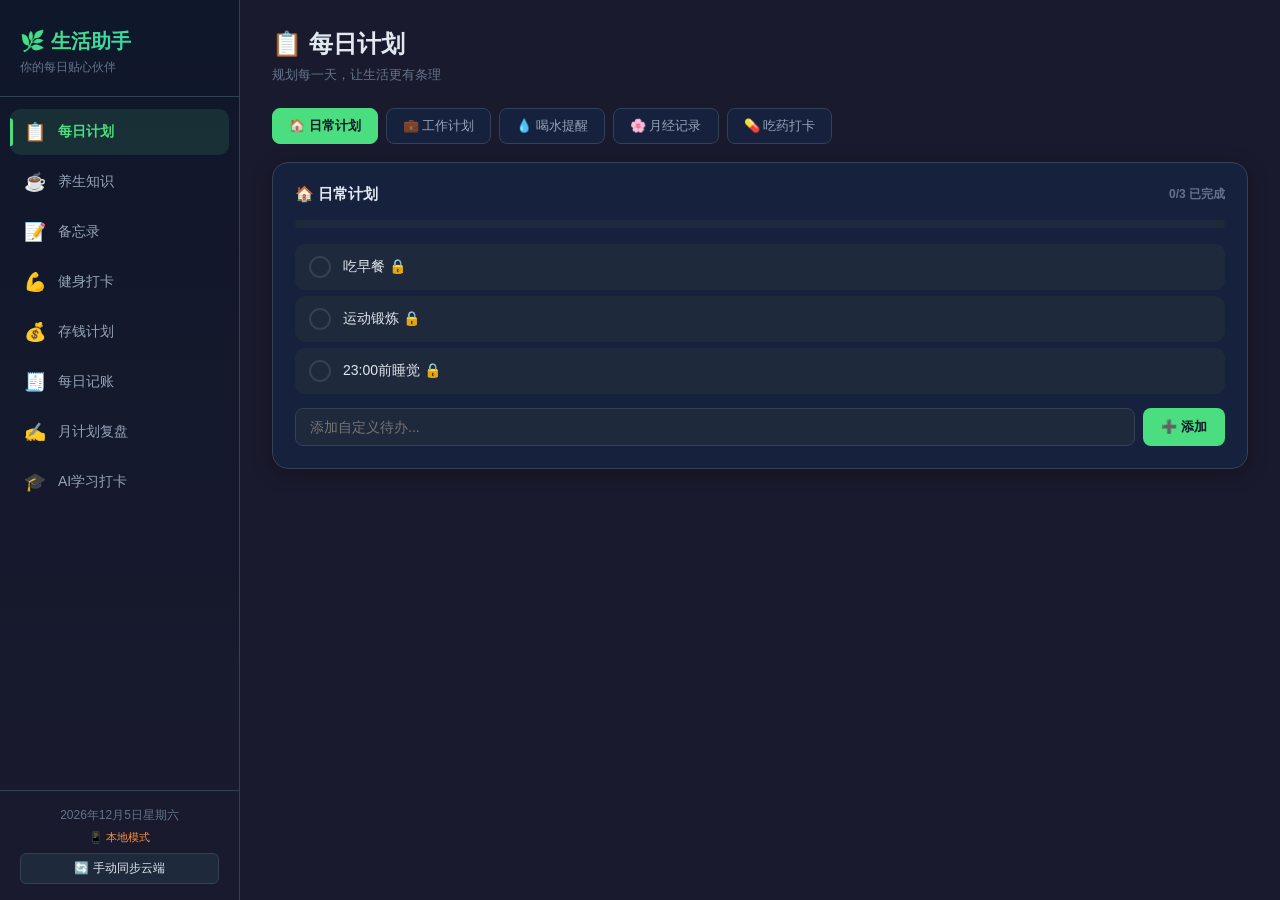
<file: index.html>
<!DOCTYPE html>
<html lang="zh">
<head>
<meta charset="UTF-8">
<meta name="viewport" content="width=device-width, initial-scale=1.0">
<title>每日生活助手</title>
<script src="cloudSync.js"></script>
<style>
* { margin: 0; padding: 0; box-sizing: border-box; }

:root {
    --bg-dark: #1a1a2e;
    --bg-card: #16213e;
    --bg-sidebar: #0f3460;
    --accent-green: #4ade80;
    --accent-blue: #60a5fa;
    --accent-purple: #a78bfa;
    --accent-pink: #f472b6;
    --accent-orange: #fb923c;
    --accent-yellow: #fbbf24;
    --accent-red: #f87171;
    --accent-teal: #2dd4bf;
    --text-primary: #e2e8f0;
    --text-secondary: #94a3b8;
    --text-muted: #64748b;
    --border-color: #334155;
    --hover-bg: #1e293b;
    --shadow: 0 4px 20px rgba(0,0,0,0.3);
    --radius: 12px;
    --radius-lg: 16px;
    --transition: all 0.3s ease;
}

body {
    font-family: -apple-system, BlinkMacSystemFont, 'Segoe UI', 'PingFang SC', 'Microsoft YaHei', sans-serif;
    background: var(--bg-dark);
    color: var(--text-primary);
    height: 100vh;
    overflow: hidden;
    display: flex;
}

::-webkit-scrollbar { width: 6px; }
::-webkit-scrollbar-track { background: transparent; }
::-webkit-scrollbar-thumb { background: var(--border-color); border-radius: 3px; }
::-webkit-scrollbar-thumb:hover { background: var(--text-muted); }

/* ===== 侧边栏 ===== */
.sidebar {
    width: 240px;
    min-width: 240px;
    background: linear-gradient(180deg, #0f172a 0%, #1a1a2e 100%);
    display: flex;
    flex-direction: column;
    border-right: 1px solid var(--border-color);
    overflow-y: auto;
}
.sidebar-header {
    padding: 28px 20px 20px;
    border-bottom: 1px solid var(--border-color);
}
.sidebar-header h1 {
    font-size: 20px;
    background: linear-gradient(135deg, var(--accent-green), var(--accent-teal));
    -webkit-background-clip: text;
    -webkit-text-fill-color: transparent;
    margin-bottom: 4px;
}
.sidebar-header p {
    font-size: 12px;
    color: var(--text-muted);
}
.nav-menu {
    flex: 1;
    padding: 12px 10px;
}
.nav-item {
    display: flex;
    align-items: center;
    padding: 12px 14px;
    border-radius: 10px;
    cursor: pointer;
    margin-bottom: 4px;
    transition: var(--transition);
    position: relative;
    font-size: 14px;
    color: var(--text-secondary);
}
.nav-item:hover {
    background: var(--hover-bg);
    color: var(--text-primary);
}
.nav-item.active {
    background: rgba(74, 222, 128, 0.12);
    color: var(--accent-green);
    font-weight: 600;
}
.nav-item.active::before {
    content: '';
    position: absolute;
    left: 0;
    top: 50%;
    transform: translateY(-50%);
    width: 3px;
    height: 60%;
    background: var(--accent-green);
    border-radius: 0 3px 3px 0;
}
.nav-icon { font-size: 18px; margin-right: 12px; }
.nav-text { flex: 1; }
.nav-badge {
    background: var(--accent-red);
    color: #fff;
    font-size: 10px;
    padding: 2px 6px;
    border-radius: 10px;
}
.sidebar-footer {
    padding: 16px 20px;
    border-top: 1px solid var(--border-color);
    font-size: 12px;
    color: var(--text-muted);
    text-align: center;
}

/* ===== 主内容区 ===== */
.main-content {
    flex: 1;
    overflow-y: auto;
    padding: 28px 32px;
}
.page-header {
    margin-bottom: 24px;
}
.page-header h2 {
    font-size: 24px;
    margin-bottom: 6px;
}
.page-header p {
    font-size: 13px;
    color: var(--text-muted);
}

/* ===== 卡片 ===== */
.card {
    background: var(--bg-card);
    border-radius: var(--radius-lg);
    padding: 22px;
    margin-bottom: 18px;
    border: 1px solid var(--border-color);
    box-shadow: var(--shadow);
}
.card-title {
    font-size: 15px;
    font-weight: 600;
    margin-bottom: 16px;
    display: flex;
    align-items: center;
    color: var(--text-primary);
}

/* ===== 统计卡片 ===== */
.stats-row {
    display: grid;
    grid-template-columns: repeat(auto-fit, minmax(140px, 1fr));
    gap: 14px;
    margin-bottom: 18px;
}
.stat-card {
    background: var(--bg-card);
    border-radius: var(--radius);
    padding: 18px;
    text-align: center;
    border: 1px solid var(--border-color);
}
.stat-value {
    font-size: 22px;
    font-weight: 700;
    margin-bottom: 4px;
}
.stat-label {
    font-size: 12px;
    color: var(--text-muted);
}

/* ===== 子标签 ===== */
.sub-tabs {
    display: flex;
    flex-wrap: wrap;
    gap: 8px;
    margin-bottom: 18px;
}
.sub-tab {
    padding: 8px 16px;
    border-radius: 8px;
    border: 1px solid var(--border-color);
    background: var(--bg-card);
    color: var(--text-secondary);
    cursor: pointer;
    font-size: 13px;
    transition: var(--transition);
}
.sub-tab:hover { background: var(--hover-bg); }
.sub-tab.active {
    background: var(--accent-green);
    color: #0f172a;
    font-weight: 600;
    border-color: var(--accent-green);
}
.sub-panel { display: none; }
.sub-panel.active { display: block; animation: fadeIn 0.3s ease; }

@keyframes fadeIn {
    from { opacity: 0; transform: translateY(8px); }
    to { opacity: 1; transform: translateY(0); }
}

/* ===== 待办 ===== */
.todo-item {
    display: flex;
    align-items: center;
    padding: 12px 14px;
    border-radius: 10px;
    margin-bottom: 6px;
    background: var(--hover-bg);
    transition: var(--transition);
}
.todo-item.completed .todo-text {
    text-decoration: line-through;
    color: var(--text-muted);
}
.todo-checkbox {
    width: 22px;
    height: 22px;
    border-radius: 50%;
    border: 2px solid var(--border-color);
    margin-right: 12px;
    cursor: pointer;
    display: flex;
    align-items: center;
    justify-content: center;
    transition: var(--transition);
    flex-shrink: 0;
}
.todo-checkbox:hover { border-color: var(--accent-green); }
.todo-checkbox.checked {
    background: var(--accent-green);
    border-color: var(--accent-green);
}
.todo-checkbox.checked::after {
    content: '✓';
    color: #0f172a;
    font-size: 13px;
    font-weight: 700;
}
.todo-text { flex: 1; font-size: 14px; }
.todo-delete {
    background: none;
    border: none;
    color: var(--text-muted);
    font-size: 18px;
    cursor: pointer;
    padding: 4px 8px;
    border-radius: 4px;
    opacity: 0;
    transition: var(--transition);
}
.todo-item:hover .todo-delete { opacity: 1; }
.todo-delete:hover { background: rgba(248,113,113,0.2); color: var(--accent-red); }
.todo-priority {
    font-size: 11px;
    padding: 2px 8px;
    border-radius: 10px;
    margin-right: 8px;
    font-weight: 600;
}
.priority-high { background: rgba(248,113,113,0.2); color: var(--accent-red); }
.priority-mid { background: rgba(251,146,60,0.2); color: var(--accent-orange); }
.priority-low { background: rgba(100,116,139,0.2); color: var(--text-muted); }

.add-todo-row {
    display: flex;
    gap: 8px;
    margin-top: 14px;
}
.add-todo-row input {
    flex: 1;
    padding: 10px 14px;
    border-radius: 8px;
    border: 1px solid var(--border-color);
    background: var(--hover-bg);
    color: var(--text-primary);
    font-size: 14px;
    outline: none;
}
.add-todo-row input:focus { border-color: var(--accent-green); }
.add-todo-row select {
    padding: 10px;
    border-radius: 8px;
    border: 1px solid var(--border-color);
    background: var(--hover-bg);
    color: var(--text-primary);
    font-size: 13px;
    outline: none;
}

/* ===== 按钮 ===== */
.btn-add {
    padding: 10px 18px;
    border-radius: 8px;
    border: none;
    background: var(--accent-green);
    color: #0f172a;
    font-size: 13px;
    font-weight: 600;
    cursor: pointer;
    transition: var(--transition);
    white-space: nowrap;
}
.btn-add:hover { filter: brightness(1.1); transform: translateY(-1px); }
.btn-cancel {
    padding: 10px 18px;
    border-radius: 8px;
    border: 1px solid var(--border-color);
    background: transparent;
    color: var(--text-secondary);
    font-size: 13px;
    cursor: pointer;
}
.btn-confirm {
    padding: 10px 18px;
    border-radius: 8px;
    border: none;
    background: var(--accent-green);
    color: #0f172a;
    font-size: 13px;
    font-weight: 600;
    cursor: pointer;
}

/* ===== 进度条 ===== */
.progress-bar {
    height: 8px;
    background: var(--hover-bg);
    border-radius: 4px;
    overflow: hidden;
    margin-bottom: 16px;
}
.progress-fill {
    height: 100%;
    background: linear-gradient(90deg, var(--accent-green), var(--accent-teal));
    border-radius: 4px;
    transition: width 0.5s ease;
}

/* ===== 喝水 ===== */
.water-progress {
    display: flex;
    justify-content: center;
    margin: 20px 0;
}
.water-circle {
    width: 160px;
    height: 160px;
    border-radius: 50%;
    background: conic-gradient(var(--accent-blue) calc(var(--progress) * 1%), var(--hover-bg) 0);
    display: flex;
    align-items: center;
    justify-content: center;
}
.water-circle-inner {
    width: 130px;
    height: 130px;
    border-radius: 50%;
    background: var(--bg-card);
    display: flex;
    flex-direction: column;
    align-items: center;
    justify-content: center;
}
.water-amount { font-size: 26px; font-weight: 700; color: var(--accent-blue); }
.water-label { font-size: 12px; color: var(--text-muted); margin-top: 2px; }
.water-stats {
    display: grid;
    grid-template-columns: repeat(3, 1fr);
    gap: 12px;
    margin-bottom: 20px;
}
.water-stat { text-align: center; }
.water-stat-value { font-size: 20px; font-weight: 700; }
.water-stat-label { font-size: 11px; color: var(--text-muted); margin-top: 2px; }
.water-list {
    display: grid;
    grid-template-columns: repeat(auto-fit, minmax(100px, 1fr));
    gap: 10px;
}
.water-item {
    text-align: center;
    padding: 14px 10px;
    border-radius: 10px;
    background: var(--hover-bg);
    cursor: pointer;
    transition: var(--transition);
}
.water-item:hover { background: #243349; }
.water-item.done {
    background: rgba(74,222,128,0.12);
    border: 1px solid rgba(74,222,128,0.3);
}
.water-cup-icon { font-size: 28px; margin-bottom: 4px; }
.water-time { font-size: 13px; font-weight: 600; }
.water-ml { font-size: 11px; color: var(--text-muted); }

/* ===== 吃药 ===== */
.medicine-grid {
    display: grid;
    grid-template-columns: repeat(auto-fit, minmax(160px, 1fr));
    gap: 12px;
    margin-bottom: 16px;
}
.medicine-card {
    text-align: center;
    padding: 20px 14px;
    border-radius: 12px;
    background: var(--hover-bg);
    cursor: pointer;
    transition: var(--transition);
    border: 2px solid transparent;
}
.medicine-card:hover { transform: translateY(-2px); }
.medicine-card.taken {
    background: rgba(74,222,128,0.1);
    border-color: var(--accent-green);
}
.medicine-icon { font-size: 36px; margin-bottom: 8px; }
.medicine-name { font-size: 14px; font-weight: 600; margin-bottom: 4px; }
.medicine-desc { font-size: 11px; color: var(--text-muted); margin-bottom: 6px; }
.medicine-streak { font-size: 12px; color: var(--accent-orange); }
.add-medicine {
    display: flex;
    gap: 8px;
    flex-wrap: wrap;
}
.add-medicine input {
    flex: 1;
    min-width: 140px;
    padding: 10px 14px;
    border-radius: 8px;
    border: 1px solid var(--border-color);
    background: var(--hover-bg);
    color: var(--text-primary);
    font-size: 13px;
    outline: none;
}

/* ===== 日历 ===== */
.period-calendar, .study-calendar {
    display: grid;
    grid-template-columns: repeat(7, 1fr);
    gap: 4px;
    margin: 16px 0;
}
.cal-header {
    text-align: center;
    font-size: 11px;
    color: var(--text-muted);
    padding: 6px 0;
    font-weight: 600;
}
.cal-day, .study-cal-day {
    text-align: center;
    padding: 8px 4px;
    border-radius: 6px;
    font-size: 13px;
    cursor: default;
    min-height: 36px;
    display: flex;
    flex-direction: column;
    align-items: center;
    justify-content: center;
}
.cal-day.empty, .study-cal-day.empty { visibility: hidden; }
.cal-day.today, .study-cal-day.today {
    border: 2px solid var(--accent-blue);
    font-weight: 700;
}
.cal-day.period {
    background: rgba(244,114,182,0.2);
    color: var(--accent-pink);
    font-weight: 600;
}
.cal-day.period-start {
    background: var(--accent-pink);
    color: #fff;
}
.cal-day.predicted {
    background: rgba(167,139,250,0.15);
    color: var(--accent-purple);
    border: 1px dashed var(--accent-purple);
}
.cal-nav {
    display: flex;
    align-items: center;
    justify-content: center;
    gap: 16px;
    margin-bottom: 8px;
}
.cal-nav button {
    background: var(--hover-bg);
    border: 1px solid var(--border-color);
    color: var(--text-primary);
    width: 32px;
    height: 32px;
    border-radius: 8px;
    cursor: pointer;
    font-size: 14px;
}
.cal-month { font-size: 15px; font-weight: 600; }
.period-info {
    display: grid;
    grid-template-columns: repeat(3, 1fr);
    gap: 12px;
    margin-top: 16px;
}
.period-info-item { text-align: center; }
.period-info-value { font-size: 18px; font-weight: 700; color: var(--accent-pink); }
.period-info-label { font-size: 11px; color: var(--text-muted); margin-top: 2px; }
.period-form {
    display: grid;
    grid-template-columns: 1fr 1fr;
    gap: 12px;
    margin-bottom: 16px;
}
.period-form label {
    display: block;
    font-size: 12px;
    color: var(--text-muted);
    margin-bottom: 4px;
}
.period-form input, .period-form textarea {
    width: 100%;
    padding: 8px 12px;
    border-radius: 8px;
    border: 1px solid var(--border-color);
    background: var(--hover-bg);
    color: var(--text-primary);
    font-size: 13px;
    outline: none;
}
.period-form textarea { resize: vertical; min-height: 60px; }

/* ===== 养生 ===== */
.health-card {
    padding: 18px;
    border-radius: 12px;
    background: var(--hover-bg);
    margin-bottom: 12px;
    cursor: pointer;
    transition: var(--transition);
    border: 1px solid transparent;
}
.health-card:hover { border-color: var(--accent-green); transform: translateY(-1px); }
.health-tag {
    display: inline-block;
    font-size: 11px;
    padding: 3px 10px;
    border-radius: 10px;
    background: rgba(74,222,128,0.15);
    color: var(--accent-green);
    margin-bottom: 8px;
}
.health-title { font-size: 16px; font-weight: 600; margin-bottom: 8px; }
.health-content { font-size: 13px; color: var(--text-secondary); line-height: 1.7; }
.health-actions { display: flex; gap: 10px; margin-top: 14px; }
.btn-favorite, .btn-note {
    padding: 8px 16px;
    border-radius: 8px;
    border: 1px solid var(--border-color);
    background: var(--hover-bg);
    color: var(--text-primary);
    font-size: 13px;
    cursor: pointer;
    transition: var(--transition);
}
.btn-favorite.active { background: rgba(244,114,182,0.15); border-color: var(--accent-pink); color: var(--accent-pink); }

/* ===== 备忘录 ===== */
.memo-grid {
    display: grid;
    grid-template-columns: repeat(auto-fill, minmax(240px, 1fr));
    gap: 14px;
}
.memo-card {
    background: var(--hover-bg);
    border-radius: 12px;
    padding: 18px;
    cursor: pointer;
    transition: var(--transition);
    position: relative;
    border: 1px solid transparent;
}
.memo-card:hover { border-color: var(--accent-blue); transform: translateY(-2px); }
.memo-card-header {
    display: flex;
    justify-content: space-between;
    align-items: center;
    margin-bottom: 10px;
}
.memo-card-title { font-size: 14px; font-weight: 600; }
.memo-card-date { font-size: 11px; color: var(--text-muted); }
.memo-card-content {
    font-size: 13px;
    color: var(--text-secondary);
    line-height: 1.6;
    display: -webkit-box;
    -webkit-line-clamp: 4;
    -webkit-box-orient: vertical;
    overflow: hidden;
}
.memo-card-delete {
    position: absolute;
    top: 8px;
    right: 8px;
    background: none;
    border: none;
    color: var(--text-muted);
    font-size: 18px;
    cursor: pointer;
    opacity: 0;
    transition: var(--transition);
}
.memo-card:hover .memo-card-delete { opacity: 1; }
.memo-card-delete:hover { color: var(--accent-red); }
.add-memo-btn {
    display: flex;
    flex-direction: column;
    align-items: center;
    justify-content: center;
    padding: 30px;
    border: 2px dashed var(--border-color);
    border-radius: 12px;
    cursor: pointer;
    transition: var(--transition);
    color: var(--text-muted);
    min-height: 120px;
}
.add-memo-btn:hover { border-color: var(--accent-green); color: var(--accent-green); }
.plus-icon { font-size: 32px; margin-bottom: 6px; }

/* ===== 记账 ===== */
.account-tabs {
    display: flex;
    gap: 8px;
    margin-bottom: 18px;
}
.account-tab {
    padding: 10px 24px;
    border-radius: 10px;
    border: 1px solid var(--border-color);
    background: var(--bg-card);
    color: var(--text-secondary);
    cursor: pointer;
    font-size: 14px;
    font-weight: 600;
    transition: var(--transition);
}
.account-tab.active {
    background: var(--accent-green);
    color: #0f172a;
    border-color: var(--accent-green);
}
.account-form {
    display: grid;
    grid-template-columns: 1fr 1fr 1fr auto;
    gap: 10px;
    align-items: center;
}
.account-form input, .account-form select {
    padding: 10px 14px;
    border-radius: 8px;
    border: 1px solid var(--border-color);
    background: var(--hover-bg);
    color: var(--text-primary);
    font-size: 14px;
    outline: none;
}
.account-list { margin-top: 8px; }
.account-item {
    display: flex;
    justify-content: space-between;
    align-items: center;
    padding: 12px 14px;
    border-radius: 10px;
    margin-bottom: 6px;
    background: var(--hover-bg);
}
.account-item-info { display: flex; align-items: center; gap: 12px; }
.account-item-icon { font-size: 22px; }
.account-item-name { font-size: 14px; font-weight: 500; }
.account-item-category { font-size: 11px; color: var(--text-muted); margin-top: 2px; }
.account-item-amount { font-size: 15px; font-weight: 700; }
.account-item-amount.expense { color: var(--accent-red); }
.account-item-amount.income { color: var(--accent-green); }

/* ===== 存钱 ===== */
.savings-goal {
    display: flex;
    flex-direction: column;
    align-items: center;
    margin: 10px 0 20px;
}
.savings-circle {
    width: 180px;
    height: 180px;
    border-radius: 50%;
    background: conic-gradient(var(--accent-yellow) calc(var(--savings-progress) * 1%), var(--hover-bg) 0);
    display: flex;
    align-items: center;
    justify-content: center;
    margin-bottom: 14px;
}
.savings-circle-inner {
    width: 146px;
    height: 146px;
    border-radius: 50%;
    background: var(--bg-card);
    display: flex;
    flex-direction: column;
    align-items: center;
    justify-content: center;
}
.savings-amount { font-size: 24px; font-weight: 700; color: var(--accent-yellow); }
.savings-label { font-size: 12px; color: var(--text-muted); margin-top: 2px; }
.savings-form {
    display: flex;
    gap: 8px;
    flex-wrap: wrap;
    align-items: center;
}
.savings-form input {
    padding: 10px 14px;
    border-radius: 8px;
    border: 1px solid var(--border-color);
    background: var(--hover-bg);
    color: var(--text-primary);
    font-size: 14px;
    outline: none;
    flex: 1;
    min-width: 120px;
}
.savings-item {
    display: flex;
    justify-content: space-between;
    padding: 10px 14px;
    border-radius: 8px;
    margin-bottom: 6px;
    background: var(--hover-bg);
}
.savings-item-date { font-size: 13px; color: var(--text-muted); }
.savings-item-amount { font-size: 14px; font-weight: 600; color: var(--accent-yellow); }

/* ===== 学习打卡 ===== */
.study-hero {
    text-align: center;
    padding: 30px 20px;
    background: linear-gradient(135deg, rgba(167,139,250,0.1), rgba(96,165,250,0.1));
    border-radius: var(--radius-lg);
    margin-bottom: 20px;
    border: 1px solid rgba(167,139,250,0.2);
}
.study-hero-icon { font-size: 48px; margin-bottom: 10px; }
.study-hero-title { font-size: 20px; font-weight: 700; margin-bottom: 6px; }
.study-hero-desc { font-size: 13px; color: var(--text-muted); margin-bottom: 18px; }
.study-input-row {
    display: flex;
    align-items: center;
    justify-content: center;
    gap: 10px;
}
.study-input-row input {
    width: 100px;
    padding: 10px 14px;
    border-radius: 8px;
    border: 1px solid var(--border-color);
    background: var(--hover-bg);
    color: var(--text-primary);
    font-size: 16px;
    text-align: center;
    outline: none;
}
.study-cal-day.studied {
    background: rgba(167,139,250,0.15);
    color: var(--accent-purple);
    font-weight: 600;
}
.study-hours {
    font-size: 9px;
    color: var(--accent-purple);
    margin-top: 1px;
}

/* ===== 复盘 ===== */
.review-summary {
    display: grid;
    grid-template-columns: repeat(auto-fit, minmax(140px, 1fr));
    gap: 14px;
    margin-bottom: 20px;
}
.review-card {
    background: var(--hover-bg);
    border-radius: var(--radius);
    padding: 20px;
    text-align: center;
}
.review-card-value { font-size: 24px; font-weight: 700; margin-bottom: 4px; }
.review-card-label { font-size: 12px; color: var(--text-muted); }
.review-textarea {
    width: 100%;
    min-height: 100px;
    padding: 14px;
    background: var(--hover-bg);
    border: 1px solid var(--border-color);
    border-radius: var(--radius);
    color: var(--text-primary);
    font-size: 14px;
    outline: none;
    resize: vertical;
    font-family: inherit;
    line-height: 1.6;
    margin-bottom: 4px;
}
.review-textarea:focus { border-color: var(--accent-green); }

/* ===== 模态框 ===== */
.modal-overlay {
    display: none;
    position: fixed;
    top: 0; left: 0; right: 0; bottom: 0;
    background: rgba(0,0,0,0.6);
    z-index: 1000;
    align-items: center;
    justify-content: center;
}
.modal-overlay.show { display: flex; }
.modal {
    background: var(--bg-card);
    border-radius: var(--radius-lg);
    padding: 28px;
    max-width: 500px;
    width: 90%;
    max-height: 80vh;
    overflow-y: auto;
    border: 1px solid var(--border-color);
    box-shadow: 0 20px 60px rgba(0,0,0,0.5);
}
.modal h3 { font-size: 18px; margin-bottom: 16px; }
.modal label { font-size: 13px; color: var(--text-muted); display: block; margin: 12px 0 6px; }
.modal input, .modal textarea {
    width: 100%;
    padding: 10px 14px;
    border-radius: 8px;
    border: 1px solid var(--border-color);
    background: var(--hover-bg);
    color: var(--text-primary);
    font-size: 14px;
    outline: none;
    margin-bottom: 8px;
}
.modal textarea { min-height: 100px; resize: vertical; }
.modal-actions {
    display: flex;
    justify-content: flex-end;
    gap: 10px;
    margin-top: 16px;
}

/* ===== Toast ===== */
.toast {
    position: fixed;
    bottom: 30px;
    left: 50%;
    transform: translateX(-50%) translateY(20px);
    background: var(--accent-green);
    color: #0f172a;
    padding: 12px 24px;
    border-radius: 10px;
    font-size: 14px;
    font-weight: 600;
    opacity: 0;
    pointer-events: none;
    transition: all 0.3s ease;
    z-index: 2000;
}
.toast.show { opacity: 1; transform: translateX(-50%) translateY(0); }
.toast.error { background: var(--accent-red); color: #fff; }

/* ===== 健身 ===== */
.fitness-ring {
    display: flex;
    justify-content: center;
    gap: 16px;
    flex-wrap: wrap;
    margin: 20px 0;
}

/* ===== 响应式 ===== */
@media (max-width: 768px) {
    body { flex-direction: column; overflow: auto; -webkit-overflow-scrolling: touch; }

    /* 侧边栏 → 顶部横向导航 */
    .sidebar {
        width: 100%;
        min-width: unset;
        flex-direction: row;
        overflow-x: auto;
        overflow-y: hidden;
        padding: 10px 12px;
        border-right: none;
        border-bottom: 1px solid var(--border-color);
        position: sticky;
        top: 0;
        z-index: 100;
    }
    .sidebar-header {
        padding: 0 12px 0 0;
        border-bottom: none;
        display: flex;
        align-items: center;
        white-space: nowrap;
        border-right: 1px solid var(--border-color);
        margin-bottom: 0;
    }
    .sidebar-header h1 { font-size: 16px; margin-bottom: 0; }
    .sidebar-header p { display: none; }
    .nav-menu {
        display: flex;
        flex-direction: row;
        padding: 0;
        flex: 1;
        overflow-x: auto;
    }
    .nav-item {
        flex-shrink: 0;
        padding: 8px 12px;
        margin-bottom: 0;
        margin-right: 4px;
        font-size: 13px;
        border-radius: 6px;
    }
    .nav-item.active::before { display: none; }
    .nav-icon { font-size: 16px; margin-right: 6px; }
    .sidebar-footer { display: none; }

    /* 主内容区 */
    .main-content { padding: 16px 12px; }

    /* 页面标题 */
    .page-header h2 { font-size: 20px; }
    .page-header p { font-size: 12px; }

    /* 统计卡片 */
    .stats-row { grid-template-columns: repeat(2, 1fr); gap: 10px; }
    .stat-card { padding: 14px 10px; }
    .stat-value { font-size: 18px; }
    .stat-label { font-size: 11px; }

    /* 子标签 */
    .sub-tabs { gap: 6px; }
    .sub-tab { padding: 6px 12px; font-size: 12px; }

    /* 卡片 */
    .card { padding: 16px 14px; margin-bottom: 14px; }

    /* 待办 */
    .todo-item { padding: 10px 12px; }
    .todo-text { font-size: 13px; }
    .add-todo-row { flex-wrap: wrap; }
    .add-todo-row input { min-width: 0; }
    .add-todo-row select { min-width: 80px; }

    /* 喝水 */
    .water-circle { width: 140px; height: 140px; }
    .water-circle-inner { width: 112px; height: 112px; }
    .water-amount { font-size: 20px; }
    .water-stats { grid-template-columns: repeat(3, 1fr); gap: 8px; }
    .water-stat-value { font-size: 16px; }
    .water-list { grid-template-columns: repeat(auto-fit, minmax(80px, 1fr)); }

    /* 吃药 */
    .medicine-grid { grid-template-columns: repeat(2, 1fr); }
    .medicine-card { padding: 14px 10px; }
    .medicine-icon { font-size: 28px; }
    .add-medicine { flex-wrap: wrap; }
    .add-medicine input { min-width: 100px; }

    /* 日历 */
    .cal-header { font-size: 10px; padding: 4px 0; }
    .cal-day, .study-cal-day { font-size: 11px; padding: 6px 2px; min-height: 30px; }
    .period-info { grid-template-columns: repeat(3, 1fr); gap: 8px; }
    .period-info-value { font-size: 15px; }
    .period-form { grid-template-columns: 1fr; }

    /* 养生 */
    .health-card { padding: 14px; }
    .health-title { font-size: 14px; }
    .health-content { font-size: 12px; }

    /* 备忘录 */
    .memo-grid { grid-template-columns: 1fr; }
    .memo-card { padding: 14px; }
    .add-memo-btn { padding: 24px; min-height: 100px; }

    /* 记账 */
    .account-tabs { gap: 6px; }
    .account-tab { padding: 8px 16px; font-size: 13px; }
    .account-form { grid-template-columns: 1fr; }
    .account-item { padding: 10px 12px; }
    .account-item-icon { font-size: 18px; }
    .account-item-name { font-size: 13px; }

    /* 存钱 */
    .savings-circle { width: 150px; height: 150px; }
    .savings-circle-inner { width: 120px; height: 120px; }
    .savings-amount { font-size: 20px; }
    .savings-form { flex-wrap: wrap; }
    .savings-form input { min-width: 100px; }

    /* 学习打卡 */
    .study-hero { padding: 20px 14px; }
    .study-hero-icon { font-size: 36px; }
    .study-hero-title { font-size: 17px; }
    .study-input-row input { width: 80px; font-size: 15px; }
    .study-cal-day .study-hours { font-size: 8px; }

    /* 复盘 */
    .review-summary { grid-template-columns: repeat(2, 1fr); }
    .review-card { padding: 14px 10px; }
    .review-card-value { font-size: 18px; }
    .review-textarea { font-size: 13px; padding: 10px; }

    /* 健身 */
    .fitness-ring { gap: 10px; }
    .stats-row .stat-card { padding: 12px 8px; }

    /* 模态框 */
    .modal { padding: 20px 16px; width: 95%; }
    .modal h3 { font-size: 16px; }

    /* 按钮 */
    .btn-add { padding: 10px 14px; font-size: 13px; }
    .btn-confirm { padding: 10px 14px; font-size: 13px; }
    .btn-cancel { padding: 10px 14px; font-size: 13px; }
}
</style>
</head>
<body>

<aside class="sidebar">
    <div class="sidebar-header">
        <h1>🌿 生活助手</h1>
        <p>你的每日贴心伙伴</p>
    </div>
    <nav class="nav-menu" id="navMenu"></nav>
    <div class="sidebar-footer">
        <div id="todayDate"></div>
        <div id="syncStatus" style="margin-top:6px;font-size:11px;color:var(--text-muted);">⏳ 等待同步...</div>
        <button onclick="manualSync()" style="margin-top:8px;width:100%;padding:6px 10px;font-size:12px;border-radius:6px;border:1px solid var(--border-color);background:var(--hover-bg);color:var(--text-primary);cursor:pointer;">🔄 手动同步云端</button>
    </div>
</aside>

<main class="main-content" id="mainContent"></main>

<div class="modal-overlay" id="modalOverlay">
    <div class="modal" id="modalContent"></div>
</div>

<div class="toast" id="toast"></div>

<script>
// ========== 全局状态 ==========
const state = {
    currentPage: 'daily-plan',
    currentSubTab: 'routine',
    routineTodos: [
        { id: 1, text: '吃早餐', done: false, fixed: true },
        { id: 2, text: '运动锻炼', done: false, fixed: true },
        { id: 3, text: '23:00前睡觉', done: false, fixed: true },
    ],
    workTodos: [
        { id: 101, text: '回复客户邮件', done: true, priority: 'high' },
        { id: 102, text: '完成月度报表', done: false, priority: 'high' },
        { id: 103, text: '团队周会准备材料', done: false, priority: 'mid' },
        { id: 104, text: '整理项目文档', done: true, priority: 'low' },
    ],
    waterGoal: 1000,
    waterPerTime: 200,
    waterTimes: 5,
    waterInterval: 2,
    waterHistory: {},
    periodStart: '',
    periodEnd: '',
    periodCycle: 28,
    periodDuration: 5,
    periodNotes: {},
    medicines: [
        { name: '维生素C', desc: '每日一次，饭后', streak: 5, history: { '2026-07-30': true, '2026-07-29': true, '2026-07-28': true, '2026-07-27': true, '2026-07-26': true } },
        { name: '钙片', desc: '每日一次，睡前', streak: 3, history: { '2026-07-30': true, '2026-07-29': true, '2026-07-28': true } },
    ],
    healthFavorites: ['每天按揉3个"长寿穴"'],
    healthNotes: '今天试了玫瑰花茶，感觉心情放松了不少。坚持八段锦一周了，肩颈确实舒服很多。',
    memos: [
        { title: '周末采购清单', content: '牛奶、鸡蛋、全麦面包、牛油果、鸡胸肉、西兰花、燕麦片', date: '2026-07-28' },
        { title: '灵感随笔', content: '想做一个个人理财App，核心功能：预算管理+消费分析+存钱挑战。先画个原型试试。', date: '2026-07-29' },
        { title: '朋友生日提醒', content: '小李8月5号生日，记得提前买礼物🎁', date: '2026-07-30' },
    ],
    accounts: [
        { type: 'expense', amount: 28.5, category: '🍜 餐饮', note: '午餐', date: '2026-07-30' },
        { type: 'expense', amount: 6, category: '🚌 交通', note: '地铁', date: '2026-07-30' },
        { type: 'expense', amount: 89.9, category: '🛒 购物', note: '网购书籍', date: '2026-07-29' },
        { type: 'expense', amount: 45, category: '🍜 餐饮', note: '晚餐', date: '2026-07-29' },
        { type: 'expense', amount: 15, category: '📱 通讯', note: '话费充值', date: '2026-07-28' },
        { type: 'income', amount: 8500, category: '💼 工资', note: '7月工资', date: '2026-07-25' },
        { type: 'income', amount: 200, category: '💰 兼职', note: '设计接单', date: '2026-07-22' },
    ],
    accountType: 'expense',
    savingsGoal: 10000,
    savingsCurrent: 3200,
    savingsHistory: [
        { amount: 1000, date: '2026-07-05' },
        { amount: 800, date: '2026-07-12' },
        { amount: 600, date: '2026-07-19' },
        { amount: 500, date: '2026-07-26' },
        { amount: 300, date: '2026-07-30' },
    ],
    fitnessWeek: {
        '2026-07-24': true,
        '2026-07-25': true,
        '2026-07-26': true,
        '2026-07-28': true,
        '2026-07-30': true,
    },
    fitnessStreak: 2,
    fitnessTotal: 15,
    fitnessRecords: [
        { content: '跑步30分钟 + 深蹲50个 + 平板支撑3组', date: '2026-07-30' },
        { content: '瑜伽拉伸20分钟 + 哑铃训练', date: '2026-07-28' },
        { content: '户外快走5公里', date: '2026-07-26' },
    ],
    studyRecords: {
        '2026-07-28': 2.5,
        '2026-07-29': 1.5,
        '2026-07-30': 3,
    },
    reviews: {
        '2026-07': {
            summary: '这个月整体节奏不错，工作按时完成，健身坚持了15天，存钱也达到了32%。学习上投入时间还不够，下月要增加到每天2小时。',
            achievements: '✅ 完成季度项目交付\n✅ 坚持健身15天\n✅ 读完2本书\n✅ 存钱达3200元\n✅ 养成早起习惯',
            improvements: '⚠️ 学习时间不稳定，有几天完全没碰\n⚠️ 记账有几天漏记\n⚠️ 晚睡情况出现3次\n⚠️ 零食消费超预算',
            nextMonth: '🎯 每天至少学AI 2小时\n🎯 健身目标20天\n🎯 存钱再存3000\n🎯 早睡达标率90%\n🎯 读完3本书',
        }
    },
};

// ========== 导航配置 ==========
const navItems = [
    { id: 'daily-plan', icon: '📋', text: '每日计划' },
    { id: 'health', icon: '☕', text: '养生知识' },
    { id: 'memo', icon: '📝', text: '备忘录' },
    { id: 'fitness', icon: '💪', text: '健身打卡' },
    { id: 'savings', icon: '💰', text: '存钱计划' },
    { id: 'account', icon: '🧾', text: '每日记账' },
    { id: 'review', icon: '✍️', text: '月计划复盘' },
    { id: 'study', icon: '🎓', text: 'AI学习打卡' },
];

// ========== 养生知识库 ==========
const healthKnowledge = [
    { type: 'text', tag: '💧 饮水养生', title: '每天第一杯水的正确喝法', content: '清晨起床后空腹喝一杯温水（约200-300ml），水温以接近体温为宜（35-40°C）。这能唤醒肠胃、促进代谢、稀释血液黏稠度。避免冰水或过烫的水。建议小口慢饮，而非一次性灌入。坚持30天，你会发现皮肤状态和排便都有明显改善。' },
    { type: 'text', tag: '🥗 饮食养生', title: '五谷为养：杂粮搭配公式', content: '《黄帝内经》云："五谷为养，五果为助，五畜为益，五菜为充"。推荐每日主食中杂粮占1/3：\n• 红豆+薏米 → 祛湿\n• 黑米+黑豆 → 补肾\n• 燕麦+小米 → 养胃\n• 绿豆+百合 → 清心\n每周轮换搭配，营养均衡不易腻。' },
    { type: 'text', tag: '🌙 睡眠养生', title: '子午觉的黄金法则', content: '子时（23:00-1:00）胆经当令，午时（11:00-13:00）心经当令。\n• 晚上23点前入睡，保证胆气生发\n• 中午小憩15-20分钟，养心护神\n• 睡前1小时远离手机蓝光\n• 卧室温度保持18-22°C最佳\n坚持"子午觉"，比任何补品都管用。' },
    { type: 'text', tag: '🧘 运动养生', title: '八段锦：8分钟通全身经络', content: '八段锦是我国传统养生功法，动作柔和缓慢，适合各年龄段：\n1. 双手托天理三焦\n2. 左右开弓似射雕\n3. 调理脾胃须单举\n4. 五劳七伤往后瞧\n5. 摇头摆尾去心火\n6. 两手攀足固肾腰\n7. 攒拳怒目增气力\n8. 背后七颠百病消\n每天早晨练习一遍，约8分钟，疏通经络效果显著。' },
    { type: 'text', tag: '🍵 茶饮养生', title: '二十四节气茶饮指南', content: '春饮花茶疏肝：玫瑰花3g + 茉莉花2g\n夏饮绿茶清热：龙井/碧螺春 + 菊花2朵\n秋饮乌龙润燥：铁观音 + 麦冬3g\n冬饮红茶温阳：正山小种 + 桂圆2颗\n每日饮茶量控制在3-5g干茶，饭后半小时饮用最佳。忌空腹饮浓茶。' },
    { type: 'text', tag: '🦶 穴位养生', title: '每天按揉3个"长寿穴"', content: '① 足三里（膝盖下3寸）：健脾和胃，被称为"长寿第一穴"，每天按揉3分钟\n② 涌泉穴（脚底前1/3凹陷处）：补肾益精，睡前搓脚心100次\n③ 合谷穴（虎口处）：缓解头痛、牙痛，提神醒脑\n每个穴位按揉3-5分钟，以酸胀感为宜，贵在坚持。' },
    { type: 'video', tag: '🎬 视频推荐', title: '【视频】10分钟晨间拉伸完整版', content: '跟着专业瑜伽老师做一套10分钟的晨间拉伸，唤醒全身肌肉，改善体态，缓解久坐带来的腰背酸痛。适合零基础入门。' },
    { type: 'video', tag: '🎬 视频推荐', title: '【视频】中医教你四季养生要点', content: '三甲医院中医科主任讲解春生、夏长、秋收、冬藏的养生核心原则，结合现代人的生活习惯给出实用建议。' },
    { type: 'text', tag: '🍎 水果养生', title: '应季水果时间表', content: '春：草莓、樱桃、桑葚 → 养肝补血\n夏：西瓜、桃子、荔枝 → 生津解暑\n秋：梨、葡萄、石榴 → 润肺生津\n冬：橙子、柚子、苹果 → 健脾温胃\n应季水果营养最高、农药最少、价格最实惠。每天200-350g为宜。' },
    { type: 'text', tag: '🧠 情志养生', title: '情绪管理：七情六欲的平衡', content: '中医认为"怒伤肝、喜伤心、思伤脾、忧伤肺、恐伤肾"。\n• 遇到愤怒：深呼吸6次，默数到10\n• 过度思虑：起身走动，换个环境\n• 焦虑不安：写下来，把模糊的担心变成具体的待办\n• 睡前冥想5分钟：关注呼吸，放空大脑\n情绪稳定是最好的养生。' },
];

// ========== 工具函数 ==========
function $(id) { return document.getElementById(id); }
function today() { return new Date().toISOString().slice(0,10); }
function todayDisplay() { return new Date().toLocaleDateString('zh-CN', { year:'numeric', month:'long', day:'numeric', weekday:'long' }); }

function showToast(msg, type) {
    const t = $('toast');
    t.textContent = msg;
    t.className = 'toast show' + (type === 'error' ? ' error' : '');
    setTimeout(() => { t.className = 'toast'; }, 2500);
}

function formatMoney(n) {
    return Number(n).toLocaleString('zh-CN', { minimumFractionDigits: 0, maximumFractionDigits: 2 });
}

function escapeHtml(s) {
    const d = document.createElement('div');
    d.textContent = s;
    return d.innerHTML;
}

// ========== 云端 + 本地 双写持久化 ==========
const STORAGE_KEY = 'lifeAssistantState_v1';
let _cloudSha = null;       // 云端文件的 sha，更新时需要
let _syncing = false;       // 是否正在同步

async function loadState() {
    // 1. 先尝试读云端
    if (window.CloudSync && CLOUD_CONFIG.token) {
        try {
            const { data, sha } = await CloudSync.load();
            _cloudSha = sha;
            if (data) {
                Object.assign(state, data);
                localStorage.setItem(STORAGE_KEY, JSON.stringify(data)); // 本地留一份兜底
                setSyncStatus('☁️ 云端已同步', 'green');
                return;
            }
        } catch (e) {
            console.warn('云端读取失败，使用本地数据：', e.message);
        }
    }
    // 2. 云端不可用 → 读本地
    try {
        const saved = localStorage.getItem(STORAGE_KEY);
        if (saved) Object.assign(state, JSON.parse(saved));
    } catch(e) {}
    setSyncStatus('📱 本地模式', 'orange');
}

async function saveState() {
    const json = JSON.stringify(state);
    // 1. 本地先存（即时生效，不卡界面）
    try { localStorage.setItem(STORAGE_KEY, json); } catch(e) {}
    // 2. 再同步云端
    if (window.CloudSync && CLOUD_CONFIG.token && !_syncing) {
        _syncing = true;
        setSyncStatus('☁️ 同步中...', 'blue');
        try {
            const { sha } = await CloudSync.save(state, _cloudSha);
            _cloudSha = sha;
            setSyncStatus('☁️ 云端已同步', 'green');
        } catch (e) {
            console.warn('云端保存失败：', e.message);
            setSyncStatus('⚠️ 同步失败（本地已存）', 'red');
        } finally {
            _syncing = false;
        }
    }
}

function setSyncStatus(text, color) {
    const el = document.getElementById('syncStatus');
    if (!el) return;
    const colors = { green:'var(--accent-green)', blue:'var(--accent-blue)', orange:'var(--accent-orange)', red:'var(--accent-red)' };
    el.textContent = text;
    el.style.color = colors[color] || '';
}

async function manualSync() {
    if (!CLOUD_CONFIG.token) return showToast('请先配置 Token', 'error');
    _cloudSha = null; // 强制重新拉取
    await loadState();
    renderNav(); renderPage();
    showToast('☁️ 已手动同步');
}

// ========== 导航渲染 ==========
function renderNav() {
    const menu = $('navMenu');
    menu.innerHTML = navItems.map(item => `
        <div class="nav-item ${state.currentPage === item.id ? 'active' : ''}" data-id="${item.id}">
            <span class="nav-icon">${item.icon}</span>
            <span class="nav-text">${item.text}</span>
        </div>
    `).join('');

    menu.querySelectorAll('.nav-item').forEach(el => {
        el.addEventListener('click', () => switchPage(el.dataset.id));
    });

    $('todayDate').textContent = todayDisplay();
}

function switchPage(pageId) {
    state.currentPage = pageId;
    renderNav();
    renderPage();
}

// ========== 页面渲染分发 ==========
function renderPage() {
    const main = $('mainContent');
    switch(state.currentPage) {
        case 'daily-plan': renderDailyPlan(main); break;
        case 'health': renderHealth(main); break;
        case 'memo': renderMemo(main); break;
        case 'fitness': renderFitness(main); break;
        case 'savings': renderSavings(main); break;
        case 'account': renderAccount(main); break;
        case 'review': renderReview(main); break;
        case 'study': renderStudy(main); break;
    }
    saveState();
}

// ========== 每日计划 ==========
function renderDailyPlan(container) {
    container.innerHTML = `
        <div class="page-header">
            <h2>📋 每日计划</h2>
            <p>规划每一天，让生活更有条理</p>
        </div>
        <div class="sub-tabs">
            <button class="sub-tab ${state.currentSubTab==='routine'?'active':''}" data-tab="routine">🏠 日常计划</button>
            <button class="sub-tab ${state.currentSubTab==='work'?'active':''}" data-tab="work">💼 工作计划</button>
            <button class="sub-tab ${state.currentSubTab==='water'?'active':''}" data-tab="water">💧 喝水提醒</button>
            <button class="sub-tab ${state.currentSubTab==='period'?'active':''}" data-tab="period">🌸 月经记录</button>
            <button class="sub-tab ${state.currentSubTab==='medicine'?'active':''}" data-tab="medicine">💊 吃药打卡</button>
        </div>
        <div class="sub-panel ${state.currentSubTab==='routine'?'active':''}">${renderRoutine()}</div>
        <div class="sub-panel ${state.currentSubTab==='work'?'active':''}">${renderWork()}</div>
        <div class="sub-panel ${state.currentSubTab==='water'?'active':''}">${renderWater()}</div>
        <div class="sub-panel ${state.currentSubTab==='period'?'active':''}">${renderPeriod()}</div>
        <div class="sub-panel ${state.currentSubTab==='medicine'?'active':''}">${renderMedicine()}</div>
    `;

    container.querySelectorAll('.sub-tab').forEach(btn => {
        btn.addEventListener('click', () => {
            state.currentSubTab = btn.dataset.tab;
            renderPage();
        });
    });
}

// --- 日常计划 ---
function renderRoutine() {
    const total = state.routineTodos.length;
    const done = state.routineTodos.filter(t => t.done).length;
    const pct = total ? Math.round(done/total*100) : 0;

    return `
        <div class="card">
            <div class="card-title">🏠 日常计划 <span style="font-size:12px;color:var(--text-muted);margin-left:auto;">${done}/${total} 已完成</span></div>
            <div class="progress-bar"><div class="progress-fill" style="width:${pct}%"></div></div>
            ${state.routineTodos.map(t => `
                <div class="todo-item ${t.done?'completed':''}">
                    <div class="todo-checkbox ${t.done?'checked':''}" onclick="toggleRoutine(${t.id})"></div>
                    <span class="todo-text">${t.text}${t.fixed?' 🔒':''}</span>
                    ${t.fixed?'':`<button class="todo-delete" onclick="deleteRoutine(${t.id})">×</button>`}
                </div>
            `).join('')}
            <div class="add-todo-row">
                <input type="text" id="newRoutineInput" placeholder="添加自定义待办..." onkeydown="if(event.key==='Enter')addRoutine()">
                <button class="btn-add" onclick="addRoutine()">➕ 添加</button>
            </div>
        </div>
    `;
}

function toggleRoutine(id) {
    const t = state.routineTodos.find(x => x.id === id);
    if (t) { t.done = !t.done; renderPage(); }
}

function addRoutine() {
    const input = $('newRoutineInput');
    const text = input.value.trim();
    if (!text) return showToast('请输入待办内容', 'error');
    state.routineTodos.push({ id: Date.now(), text, done: false, fixed: false });
    input.value = '';
    renderPage();
    showToast('已添加待办 ✅');
}

function deleteRoutine(id) {
    state.routineTodos = state.routineTodos.filter(t => t.id !== id);
    renderPage();
}

// --- 工作计划 ---
function renderWork() {
    const total = state.workTodos.length;
    const done = state.workTodos.filter(t => t.done).length;
    const pct = total ? Math.round(done/total*100) : 0;

    return `
        <div class="card">
            <div class="card-title">💼 工作计划 <span style="font-size:12px;color:var(--text-muted);margin-left:auto;">${done}/${total} 已完成</span></div>
            <div class="progress-bar"><div class="progress-fill" style="width:${pct}%"></div></div>
            ${state.workTodos.length === 0 ? '<p style="color:var(--text-muted);text-align:center;padding:20px;">暂无工作事项，添加你的第一个任务吧 ✨</p>' : ''}
            ${state.workTodos.map(t => `
                <div class="todo-item ${t.done?'completed':''}">
                    <div class="todo-checkbox ${t.done?'checked':''}" onclick="toggleWork(${t.id})"></div>
                    <span class="todo-text">${t.text}</span>
                    <span class="todo-priority priority-${t.priority||'low'}">${{high:'高',mid:'中',low:'低'}[t.priority||'low']}</span>
                    <button class="todo-delete" onclick="deleteWork(${t.id})">×</button>
                </div>
            `).join('')}
            <div class="add-todo-row">
                <input type="text" id="newWorkInput" placeholder="输入工作事项..." onkeydown="if(event.key==='Enter')addWork()">
                <select id="newWorkPriority">
                    <option value="high">高优先级</option>
                    <option value="mid" selected>中优先级</option>
                    <option value="low">低优先级</option>
                </select>
                <button class="btn-add" onclick="addWork()">➕ 添加</button>
            </div>
        </div>
    `;
}

function toggleWork(id) {
    const t = state.workTodos.find(x => x.id === id);
    if (t) { t.done = !t.done; renderPage(); }
}

function addWork() {
    const input = $('newWorkInput');
    const prio = $('newWorkPriority');
    const text = input.value.trim();
    if (!text) return showToast('请输入工作内容', 'error');
    state.workTodos.push({ id: Date.now(), text, done: false, priority: prio.value });
    input.value = '';
    renderPage();
    showToast('已添加工作事项 ✅');
}

function deleteWork(id) {
    state.workTodos = state.workTodos.filter(t => t.id !== id);
    renderPage();
}

// --- 喝水提醒 ---
function renderWater() {
    const todayKey = today();
    const done = state.waterHistory[todayKey] || 0;
    const consumed = done * state.waterPerTime;
    const remaining = Math.max(0, state.waterGoal - consumed);
    const pct = Math.min(100, Math.round(consumed / state.waterGoal * 100));

    const times = [];
    for (let i = 0; i < state.waterTimes; i++) {
        const hour = 8 + i * state.waterInterval;
        times.push({ idx: i, time: String(hour).padStart(2,'0') + ':00', done: i < done });
    }

    return `
        <div class="card">
            <div class="card-title">💧 喝水提醒（目标 ${state.waterGoal}ml）</div>
            <div class="water-progress">
                <div class="water-circle" style="--progress:${pct}">
                    <div class="water-circle-inner">
                        <div class="water-amount">${consumed}ml</div>
                        <div class="water-label">/ ${state.waterGoal}ml</div>
                    </div>
                </div>
            </div>
            <div class="water-stats">
                <div class="water-stat">
                    <div class="water-stat-value" style="color:var(--accent-green);">${done}</div>
                    <div class="water-stat-label">已完成次数</div>
                </div>
                <div class="water-stat">
                    <div class="water-stat-value" style="color:var(--accent-blue);">${consumed}ml</div>
                    <div class="water-stat-label">已饮水量</div>
                </div>
                <div class="water-stat">
                    <div class="water-stat-value" style="color:var(--accent-orange);">${remaining}ml</div>
                    <div class="water-stat-label">剩余</div>
                </div>
            </div>
            <div class="water-list">
                ${times.map(t => `
                    <div class="water-item ${t.done?'done':''}" onclick="drinkWater(${t.idx})">
                        <div class="water-cup-icon">${t.done?'🥤':'🥛'}</div>
                        <div class="water-time">${t.time}</div>
                        <div class="water-ml">${state.waterPerTime}ml</div>
                    </div>
                `).join('')}
            </div>
        </div>
        <div class="card">
            <div class="card-title">📅 喝水历史（最近7天）</div>
            ${renderWaterHistory()}
        </div>
    `;
}

function renderWaterHistory() {
    const days = [];
    for (let i = 6; i >= 0; i--) {
        const d = new Date();
        d.setDate(d.getDate() - i);
        const key = d.toISOString().slice(0,10);
        const count = state.waterHistory[key] || 0;
        days.push({ date: (d.getMonth()+1) + '/' + d.getDate(), count });
    }
    const max = Math.max(...days.map(d => d.count), 1);
    return `
        <div style="display:flex;align-items:flex-end;gap:12px;height:100px;padding:10px 0;">
            ${days.map(d => `
                <div style="flex:1;text-align:center;">
                    <div style="height:${d.count/max*80}px;background:${d.count>0?'var(--accent-blue)':'var(--hover-bg)'};border-radius:6px 6px 0 0;min-height:4px;transition:all 0.3s;"></div>
                    <div style="font-size:11px;color:var(--text-muted);margin-top:4px;">${d.date}</div>
                    <div style="font-size:12px;color:var(--accent-blue);font-weight:600;">${d.count}×</div>
                </div>
            `).join('')}
        </div>
    `;
}

function drinkWater(idx) {
    const todayKey = today();
    const current = state.waterHistory[todayKey] || 0;
    if (idx <= current) {
        state.waterHistory[todayKey] = Math.max(0, current - 1);
    } else {
        state.waterHistory[todayKey] = idx + 1;
    }
    renderPage();
}

// --- 月经记录 ---
let calOffset = 0;

function renderPeriod() {
    const todayDate = new Date();
    const year = todayDate.getFullYear();
    const month = todayDate.getMonth() + calOffset;
    const displayYear = new Date(year, month, 1).getFullYear();
    const displayMonth = new Date(year, month, 1).getMonth();
    const daysInMonth = new Date(displayYear, displayMonth + 1, 0).getDate();
    const firstDay = new Date(displayYear, displayMonth, 1).getDay();

    const periodDays = getPeriodDays();
    const predictedDays = getPredictedPeriodDays();

    let calendar = '';
    ['日','一','二','三','四','五','六'].forEach(d => {
        calendar += `<div class="cal-header">${d}</div>`;
    });
    for (let i = 0; i < firstDay; i++) calendar += '<div class="cal-day empty"></div>';
    for (let d = 1; d <= daysInMonth; d++) {
        const dateStr = `${displayYear}-${String(displayMonth+1).padStart(2,'0')}-${String(d).padStart(2,'0')}`;
        let cls = 'cal-day';
        if (dateStr === today()) cls += ' today';
        if (periodDays.includes(dateStr)) cls += ' period';
        if (state.periodStart === dateStr) cls += ' period-start';
        if (predictedDays.includes(dateStr) && !periodDays.includes(dateStr)) cls += ' predicted';
        calendar += `<div class="${cls}" onclick="setPeriodDate('${dateStr}')">${d}</div>`;
    }

    let nextPeriod = '未设置';
    if (state.periodStart) {
        const next = new Date(state.periodStart);
        next.setDate(next.getDate() + state.periodCycle);
        nextPeriod = next.toLocaleDateString('zh-CN', {month:'short', day:'numeric'});
    }

    return `
        <div class="card">
            <div class="card-title">🌸 经期记录</div>
            <div class="cal-nav">
                <button onclick="prevMonth()">◀</button>
                <span class="cal-month">${displayYear}年${displayMonth+1}月</span>
                <button onclick="nextMonth()">▶</button>
            </div>
            <div class="period-calendar">${calendar}</div>
            <div class="period-info">
                <div class="period-info-item">
                    <div class="period-info-value">${nextPeriod}</div>
                    <div class="period-info-label">预估下次经期</div>
                </div>
                <div class="period-info-item">
                    <div class="period-info-value">${state.periodCycle}天</div>
                    <div class="period-info-label">周期长度</div>
                </div>
                <div class="period-info-item">
                    <div class="period-info-value">${state.periodDuration}天</div>
                    <div class="period-info-label">经期天数</div>
                </div>
            </div>
        </div>
        <div class="card">
            <div class="card-title">📝 设置经期信息</div>
            <div class="period-form">
                <div>
                    <label>开始日期</label>
                    <input type="date" id="periodStartInput" value="${state.periodStart}">
                </div>
                <div>
                    <label>结束日期</label>
                    <input type="date" id="periodEndInput" value="${state.periodEnd}">
                </div>
                <div>
                    <label>周期（天）</label>
                    <input type="number" id="periodCycleInput" value="${state.periodCycle}" min="20" max="45">
                </div>
                <div>
                    <label>经期天数</label>
                    <input type="number" id="periodDurationInput" value="${state.periodDuration}" min="2" max="10">
                </div>
                <div style="grid-column:1/-1;">
                    <label>今日备注（身体感受等）</label>
                    <textarea id="periodNoteInput" placeholder="例：腰酸、腹痛、心情烦躁...">${state.periodNotes[today()]||''}</textarea>
                </div>
            </div>
            <button class="btn-add" onclick="savePeriodInfo()">💾 保存信息</button>
        </div>
    `;
}

function prevMonth() { calOffset--; renderPage(); }
function nextMonth() { calOffset++; renderPage(); }

function getPeriodDays() {
    if (!state.periodStart || !state.periodEnd) return [];
    const start = new Date(state.periodStart);
    const end = new Date(state.periodEnd);
    const days = [];
    for (let d = new Date(start); d <= end; d.setDate(d.getDate() + 1)) {
        days.push(d.toISOString().slice(0,10));
    }
    return days;
}

function getPredictedPeriodDays() {
    if (!state.periodStart) return [];
    const predictions = [];
    for (let offset = 1; offset <= 3; offset++) {
        const start = new Date(state.periodStart);
        start.setDate(start.getDate() + state.periodCycle * offset);
        for (let i = 0; i < state.periodDuration; i++) {
            const d = new Date(start);
            d.setDate(d.getDate() + i);
            predictions.push(d.toISOString().slice(0,10));
        }
    }
    return predictions;
}

function setPeriodDate(date) {
    if (!state.periodStart || state.periodEnd) {
        state.periodStart = date;
        state.periodEnd = '';
        showToast('已设置经期开始日，请再选择结束日');
    } else {
        state.periodEnd = date;
        showToast('经期记录已更新 ✅');
    }
    renderPage();
}

function savePeriodInfo() {
    state.periodStart = $('periodStartInput').value;
    state.periodEnd = $('periodEndInput').value;
    state.periodCycle = parseInt($('periodCycleInput').value) || 28;
    state.periodDuration = parseInt($('periodDurationInput').value) || 5;
    const note = $('periodNoteInput').value.trim();
    if (note) state.periodNotes[today()] = note;
    renderPage();
    showToast('经期信息已保存 ✅');
}

// --- 吃药打卡 ---
function renderMedicine() {
    const todayKey = today();
    return `
        <div class="card">
            <div class="card-title">💊 吃药打卡</div>
            <div class="medicine-grid">
                ${state.medicines.length === 0 ? '<p style="color:var(--text-muted);grid-column:1/-1;text-align:center;padding:20px;">还没有添加药品，点击下方添加</p>' : ''}
                ${state.medicines.map((m, i) => {
                    const taken = m.history && m.history[todayKey];
                    return `
                    <div class="medicine-card ${taken?'taken':''}" onclick="toggleMedicine(${i})">
                        <div class="medicine-icon">${taken?'💊':'🔵'}</div>
                        <div class="medicine-name">${m.name}</div>
                        <div class="medicine-desc">${m.desc||'每日一次'}</div>
                        <div class="medicine-streak">🔥 连续 ${m.streak||0} 天</div>
                    </div>
                    `;
                }).join('')}
            </div>
            <div class="add-medicine">
                <input type="text" id="newMedInput" placeholder="输入药品名称..." onkeydown="if(event.key==='Enter')addMedicine()">
                <input type="text" id="newMedDesc" placeholder="备注（选填）" onkeydown="if(event.key==='Enter')addMedicine()">
                <button class="btn-add" onclick="addMedicine()">➕ 添加药品</button>
            </div>
        </div>
        <div class="card">
            <div class="card-title">📅 打卡日历</div>
            ${renderMedicineCalendar()}
        </div>
    `;
}

function renderMedicineCalendar() {
    const todayDate = new Date();
    const year = todayDate.getFullYear();
    const month = todayDate.getMonth();
    const daysInMonth = new Date(year, month + 1, 0).getDate();
    const firstDay = new Date(year, month, 1).getDay();

    let html = '<div class="period-calendar">';
    ['日','一','二','三','四','五','六'].forEach(d => {
        html += `<div class="cal-header">${d}</div>`;
    });
    for (let i = 0; i < firstDay; i++) html += '<div class="cal-day empty"></div>';
    for (let d = 1; d <= daysInMonth; d++) {
        const dateStr = `${year}-${String(month+1).padStart(2,'0')}-${String(d).padStart(2,'0')}`;
        const allTaken = state.medicines.length > 0 && state.medicines.every(m => m.history && m.history[dateStr]);
        let cls = 'cal-day' + (allTaken ? ' period' : '');
        if (dateStr === today()) cls += ' today';
        html += `<div class="${cls}">${d}</div>`;
    }
    html += '</div>';
    return html;
}

function addMedicine() {
    const name = $('newMedInput').value.trim();
    const desc = $('newMedDesc').value.trim();
    if (!name) return showToast('请输入药品名称', 'error');
    state.medicines.push({ name, desc, streak: 0, history: {} });
    $('newMedInput').value = '';
    $('newMedDesc').value = '';
    renderPage();
    showToast('药品已添加 ✅');
}

function toggleMedicine(idx) {
    const m = state.medicines[idx];
    const todayKey = today();
    m.history = m.history || {};
    if (m.history[todayKey]) {
        delete m.history[todayKey];
        m.streak = Math.max(0, (m.streak || 0) - 1);
    } else {
        m.history[todayKey] = true;
        m.streak = (m.streak || 0) + 1;
    }
    renderPage();
}

// ========== 养生知识 ==========
function renderHealth(container) {
    const todaySeed = new Date().getDate();
    const dailyTip = healthKnowledge[todaySeed % healthKnowledge.length];
    const otherTips = healthKnowledge.filter((_, i) => i !== todaySeed % healthKnowledge.length);

    container.innerHTML = `
        <div class="page-header">
            <h2>☕ 养生知识</h2>
            <p>每日一条，积少成多，养成健康好习惯</p>
        </div>
        <div class="card">
            <div class="card-title">🎯 今日推荐</div>
            <div class="health-card" onclick="handleHealthClick('${dailyTip.type}', '${dailyTip.title}')">
                <div class="health-tag">${dailyTip.tag}</div>
                <div class="health-title">${dailyTip.title}</div>
                <div class="health-content">${dailyTip.content.replace(/\n/g,'<br>')}</div>
            </div>
            <div class="health-actions">
                <button class="btn-favorite ${state.healthFavorites.includes(dailyTip.title)?'active':''}" onclick="toggleFavorite('${dailyTip.title}')">
                    ${state.healthFavorites.includes(dailyTip.title)?'❤️ 已收藏':'🤍 收藏'}
                </button>
                <button class="btn-note" onclick="showNoteModal()">📒 写笔记</button>
            </div>
            ${state.healthNotes ? `<div style="margin-top:14px;padding:14px;background:var(--hover-bg);border-radius:var(--radius);font-size:13px;color:var(--text-secondary);white-space:pre-wrap;">📒 ${escapeHtml(state.healthNotes)}</div>` : ''}
        </div>
        <div class="card">
            <div class="card-title">📚 更多养生内容</div>
            ${otherTips.slice(0, 6).map(t => `
                <div class="health-card" onclick="handleHealthClick('${t.type}','${t.title}')">
                    <div class="health-tag">${t.tag}</div>
                    <div class="health-title" style="font-size:15px;">${t.title}</div>
                    <div class="health-content" style="font-size:13px;">${t.content.replace(/\n/g,' ').slice(0,80)}...</div>
                </div>
            `).join('')}
        </div>
        ${state.healthFavorites.length > 0 ? `
        <div class="card">
            <div class="card-title">❤️ 我的收藏</div>
            ${state.healthFavorites.map(title => `
                <div style="padding:10px 14px;background:var(--hover-bg);border-radius:8px;margin-bottom:6px;font-size:14px;">${title}</div>
            `).join('')}
        </div>` : ''}
    `;
}

function handleHealthClick(type, title) {
    if (type === 'video') {
        showToast('🎬 视频播放：' + title);
    } else {
        showToast('📖 展开：' + title);
    }
}

function toggleFavorite(title) {
    const idx = state.healthFavorites.indexOf(title);
    if (idx >= 0) {
        state.healthFavorites.splice(idx, 1);
        showToast('已取消收藏');
    } else {
        state.healthFavorites.push(title);
        showToast('已收藏 ❤️');
    }
    renderPage();
}

function showNoteModal() {
    $('modalContent').innerHTML = `
        <h3>📒 养生笔记</h3>
        <label>记录你的养生心得</label>
        <textarea id="noteInput" placeholder="比如：今天试了玫瑰花茶，确实感觉心情放松了不少...">${state.healthNotes}</textarea>
        <div class="modal-actions">
            <button class="btn-cancel" onclick="closeModal()">取消</button>
            <button class="btn-confirm" onclick="saveNote()">保存</button>
        </div>
    `;
    $('modalOverlay').classList.add('show');
}

function saveNote() {
    state.healthNotes = $('noteInput').value.trim();
    closeModal();
    renderPage();
    showToast('笔记已保存 ✅');
}

// ========== 备忘录 ==========
function renderMemo(container) {
    container.innerHTML = `
        <div class="page-header">
            <h2>📝 备忘录</h2>
            <p>随手记录，灵感不再丢失</p>
        </div>
        <div class="memo-grid">
            ${state.memos.map((m, i) => `
                <div class="memo-card" onclick="editMemo(${i})">
                    <div class="memo-card-header">
                        <span class="memo-card-title">${m.title || '无标题'}</span>
                        <span class="memo-card-date">${m.date}</span>
                    </div>
                    <div class="memo-card-content">${escapeHtml(m.content)}</div>
                    <button class="memo-card-delete" onclick="deleteMemo(${i});event.stopPropagation()">×</button>
                </div>
            `).join('')}
            <div class="add-memo-btn" onclick="addNewMemo()">
                <span class="plus-icon">+</span>
                <span>新建备忘录</span>
            </div>
        </div>
    `;
}

function addNewMemo() {
    $('modalContent').innerHTML = `
        <h3>📝 新建备忘录</h3>
        <label>标题</label>
        <input type="text" id="memoTitle" placeholder="输入标题...">
        <label>内容</label>
        <textarea id="memoContent" placeholder="写点什么吧..."></textarea>
        <div class="modal-actions">
            <button class="btn-cancel" onclick="closeModal()">取消</button>
            <button class="btn-confirm" onclick="saveMemo()">保存</button>
        </div>
    `;
    $('modalOverlay').classList.add('show');
}

function saveMemo() {
    const title = $('memoTitle').value.trim();
    const content = $('memoContent').value.trim();
    if (!title && !content) return showToast('内容不能为空', 'error');
    state.memos.unshift({ title: title || '无标题', content: content || '', date: today() });
    closeModal();
    renderPage();
    showToast('备忘录已保存 ✅');
}

function editMemo(idx) {
    const m = state.memos[idx];
    $('modalContent').innerHTML = `
        <h3>📝 编辑备忘录</h3>
        <label>标题</label>
        <input type="text" id="memoTitle" value="${m.title.replace(/"/g,'&quot;')}">
        <label>内容</label>
        <textarea id="memoContent">${m.content.replace(/</g,'&lt;')}</textarea>
        <div class="modal-actions">
            <button class="btn-cancel" onclick="closeModal()">取消</button>
            <button class="btn-confirm" onclick="updateMemo(${idx})">保存</button>
        </div>
    `;
    $('modalOverlay').classList.add('show');
}

function updateMemo(idx) {
    state.memos[idx].title = $('memoTitle').value.trim() || '无标题';
    state.memos[idx].content = $('memoContent').value.trim();
    closeModal();
    renderPage();
    showToast('已更新 ✅');
}

function deleteMemo(idx) {
    state.memos.splice(idx, 1);
    renderPage();
    showToast('已删除');
}

// ========== 健身打卡 ==========
function renderFitness(container) {
    const todayKey = today();
    const weekDays = ['日','一','二','三','四','五','六'];
    const todayDow = new Date().getDay();

    const weekData = [];
    for (let i = 6; i >= 0; i--) {
        const d = new Date();
        d.setDate(d.getDate() - i);
        const key = d.toISOString().slice(0,10);
        const dow = weekDays[d.getDay()];
        weekData.push({ key, dow, isToday: key === todayKey, checked: state.fitnessWeek && state.fitnessWeek[key] });
    }

    const weekChecked = weekData.filter(d => d.checked).length;
    const weekPct = Math.round(weekChecked / 7 * 100);

    container.innerHTML = `
        <div class="page-header">
            <h2>💪 健身打卡</h2>
            <p>坚持运动，遇见更好的自己</p>
        </div>
        <div class="stats-row">
            <div class="stat-card">
                <div class="stat-value" style="color:var(--accent-green);">${weekChecked}/7</div>
                <div class="stat-label">本周打卡</div>
            </div>
            <div class="stat-card">
                <div class="stat-value" style="color:var(--accent-orange);">${state.fitnessStreak||0}</div>
                <div class="stat-label">连续天数</div>
            </div>
            <div class="stat-card">
                <div class="stat-value" style="color:var(--accent-blue);">${state.fitnessTotal||0}</div>
                <div class="stat-label">累计打卡</div>
            </div>
            <div class="stat-card">
                <div class="stat-value" style="color:var(--accent-purple);">${weekPct}%</div>
                <div class="stat-label">本周完成率</div>
            </div>
        </div>
        <div class="card">
            <div class="card-title">📅 本周打卡（点击切换）</div>
            <div class="fitness-ring">
                ${weekData.map(d => `
                    <div style="text-align:center;cursor:pointer;" onclick="toggleFitness('${d.key}')">
                        <div style="width:48px;height:48px;border-radius:50%;display:flex;align-items:center;justify-content:center;font-size:20px;background:${d.checked?'var(--accent-green)':'var(--hover-bg)'};border:2px solid ${d.checked?'var(--accent-green)':(d.isToday?'var(--accent-blue)':'var(--border-color)')};transition:all 0.3s;">
                            ${d.checked?'✓':d.dow}
                        </div>
                        <div style="font-size:11px;color:var(--text-muted);margin-top:4px;">${d.isToday?'今天':d.dow}</div>
                    </div>
                `).join('')}
            </div>
            <div style="text-align:center;margin-top:16px;">
                <button class="btn-add" onclick="syncFitness()" style="padding:10px 28px;">☁️ 同步到手机云端</button>
            </div>
        </div>
        <div class="card">
            <div class="card-title">🏋️ 训练记录</div>
            <div class="add-todo-row">
                <input type="text" id="fitnessInput" placeholder="记录今天的训练内容，如：跑步30分钟、深蹲50个..." onkeydown="if(event.key==='Enter')addFitnessRecord()">
                <button class="btn-add" onclick="addFitnessRecord()">📝 记录</button>
            </div>
            <div style="margin-top:16px;">
                ${(state.fitnessRecords||[]).slice(0,10).map(r => `
                    <div style="padding:12px 16px;background:var(--hover-bg);border-radius:var(--radius);margin-bottom:8px;display:flex;justify-content:space-between;align-items:center;">
                        <span style="font-size:14px;">${escapeHtml(r.content)}</span>
                        <span style="font-size:12px;color:var(--text-muted);">${r.date}</span>
                    </div>
                `).join('') || '<p style="color:var(--text-muted);text-align:center;padding:16px;">还没有训练记录</p>'}
            </div>
        </div>
    `;
}

function toggleFitness(key) {
    state.fitnessWeek = state.fitnessWeek || {};
    if (state.fitnessWeek[key]) {
        delete state.fitnessWeek[key];
        state.fitnessTotal = Math.max(0, (state.fitnessTotal||0) - 1);
    } else {
        state.fitnessWeek[key] = true;
        state.fitnessTotal = (state.fitnessTotal||0) + 1;
    }
    // 计算连续天数
    let streak = 0;
    for (let i = 0; i < 30; i++) {
        const d = new Date();
        d.setDate(d.getDate() - i);
        const key = d.toISOString().slice(0,10);
        if (state.fitnessWeek[key]) streak++;
        else break;
    }
    state.fitnessStreak = streak;
    renderPage();
}

function addFitnessRecord() {
    const input = $('fitnessInput');
    const text = input.value.trim();
    if (!text) return showToast('请输入训练内容', 'error');
    state.fitnessRecords = state.fitnessRecords || [];
    state.fitnessRecords.unshift({ content: text, date: today() });
    input.value = '';
    renderPage();
    showToast('训练记录已保存 💪');
}

function syncFitness() {
    showToast('☁️ 已同步到云端（演示）');
}

// ========== 存钱计划 ==========
function renderSavings(container) {
    const pct = state.savingsGoal > 0 ? Math.min(100, Math.round(state.savingsCurrent / state.savingsGoal * 100)) : 0;
    const remain = Math.max(0, state.savingsGoal - state.savingsCurrent);

    // 近6个月趋势
    const months = [];
    for (let i = 5; i >= 0; i--) {
        const d = new Date();
        d.setMonth(d.getMonth() - i);
        const key = `${d.getFullYear()}-${String(d.getMonth()+1).padStart(2,'0')}`;
        const monthRecords = (state.savingsHistory||[]).filter(r => r.date.startsWith(key));
        const sum = monthRecords.reduce((s,r) => s + r.amount, 0);
        months.push({ label: `${d.getMonth()+1}月`, amount: sum || Math.round(state.savingsCurrent/4) });
    }
    const maxMonth = Math.max(...months.map(m => m.amount), 1);

    container.innerHTML = `
        <div class="page-header">
            <h2>💰 存钱计划</h2>
            <p>小钱积少成多，实现财务目标</p>
        </div>
        <div class="stats-row">
            <div class="stat-card">
                <div class="stat-value" style="color:var(--accent-yellow);">¥${formatMoney(state.savingsCurrent)}</div>
                <div class="stat-label">已存金额</div>
            </div>
            <div class="stat-card">
                <div class="stat-value" style="color:var(--accent-green);">${pct}%</div>
                <div class="stat-label">目标进度</div>
            </div>
            <div class="stat-card">
                <div class="stat-value" style="color:var(--accent-orange);">¥${formatMoney(remain)}</div>
                <div class="stat-label">还需存入</div>
            </div>
            <div class="stat-card">
                <div class="stat-value" style="color:var(--accent-blue);font-size:16px;">📈 趋势</div>
                <div class="stat-label">近6个月</div>
            </div>
        </div>
        <div class="card">
            <div class="savings-goal">
                <div class="savings-circle" style="--savings-progress:${pct}">
                    <div class="savings-circle-inner">
                        <div class="savings-amount">¥${formatMoney(state.savingsCurrent)}</div>
                        <div class="savings-label">/ ¥${formatMoney(state.savingsGoal)}</div>
                    </div>
                </div>
                <div style="font-size:14px;color:var(--text-secondary);">已完成 ${pct}% · 还差 ¥${formatMoney(remain)}</div>
            </div>
            <div class="savings-form">
                <input type="number" id="savingsAddInput" placeholder="存入金额..." min="1">
                <button class="btn-add" onclick="addSavings()">💰 存入</button>
                <input type="number" id="savingsGoalInput" placeholder="目标金额" value="${state.savingsGoal}" style="max-width:150px;">
                <button class="btn-add" onclick="updateSavingsGoal()" style="background:var(--accent-blue);">🎯 设目标</button>
            </div>
        </div>
        <div class="card">
            <div class="card-title">📊 每月存入趋势（近6个月）</div>
            <div style="display:flex;align-items:flex-end;gap:16px;height:140px;padding:10px 0;">
                ${months.map(m => `
                    <div style="flex:1;text-align:center;">
                        <div style="height:${m.amount/maxMonth*110}px;background:linear-gradient(180deg,var(--accent-yellow),#b8860b);border-radius:6px 6px 0 0;min-height:4px;transition:all 0.3s;display:flex;align-items:flex-end;justify-content:center;padding-bottom:4px;">
                            <span style="font-size:11px;color:var(--bg-dark);font-weight:700;">¥${formatMoney(m.amount)}</span>
                        </div>
                        <div style="font-size:11px;color:var(--text-muted);margin-top:6px;">${m.label}</div>
                    </div>
                `).join('')}
            </div>
        </div>
        <div class="card">
            <div class="card-title">📜 存入记录</div>
            ${(state.savingsHistory||[]).length === 0 ? '<p style="color:var(--text-muted);text-align:center;padding:16px;">暂无记录</p>' :
            state.savingsHistory.slice().reverse().map(r => `
                <div class="savings-item">
                    <span class="savings-item-date">${r.date}</span>
                    <span class="savings-item-amount">+¥${formatMoney(r.amount)}</span>
                </div>
            `).join('')}
        </div>
        <div class="card">
            <div class="card-title">💡 理财小贴士</div>
            <div style="display:grid;grid-template-columns:repeat(auto-fit,minmax(200px,1fr));gap:12px;">
                <div style="padding:14px;background:var(--hover-bg);border-radius:var(--radius);">
                    <div style="font-size:18px;margin-bottom:6px;">🏦</div>
                    <div style="font-size:13px;font-weight:600;margin-bottom:4px;">先存后花</div>
                    <div style="font-size:12px;color:var(--text-muted);line-height:1.6;">工资到账先转存30%，剩下的再安排开销，避免月底存不下钱。</div>
                </div>
                <div style="padding:14px;background:var(--hover-bg);border-radius:var(--radius);">
                    <div style="font-size:18px;margin-bottom:6px;">📊</div>
                    <div style="font-size:13px;font-weight:600;margin-bottom:4px;">50/30/20法则</div>
                    <div style="font-size:12px;color:var(--text-muted);line-height:1.6;">50%必要开支 + 30%想要消费 + 20%储蓄投资，简单好记的分配法。</div>
                </div>
                <div style="padding:14px;background:var(--hover-bg);border-radius:var(--radius);">
                    <div style="font-size:18px;margin-bottom:6px;">🎯</div>
                    <div style="font-size:13px;font-weight:600;margin-bottom:4px;">设小目标</div>
                    <div style="font-size:12px;color:var(--text-muted);line-height:1.6;">把大目标拆成每月/每周小目标，更容易坚持，成就感也更强。</div>
                </div>
            </div>
        </div>
    `;
}

function addSavings() {
    const amount = parseFloat($('savingsAddInput').value);
    if (!amount || amount <= 0) return showToast('请输入有效金额', 'error');
    state.savingsCurrent += amount;
    state.savingsHistory = state.savingsHistory || [];
    state.savingsHistory.push({ amount, date: today() });
    $('savingsAddInput').value = '';
    renderPage();
    showToast(`成功存入 ¥${formatMoney(amount)} 🎉`);
}

function updateSavingsGoal() {
    const goal = parseFloat($('savingsGoalInput').value);
    if (!goal || goal <= 0) return showToast('请输入有效目标金额', 'error');
    state.savingsGoal = goal;
    renderPage();
    showToast('目标已更新 🎯');
}

// ========== 每日记账 ==========
function renderAccount(container) {
    const expenses = state.accounts.filter(a => a.type === 'expense');
    const incomes = state.accounts.filter(a => a.type === 'income');
    const totalExp = expenses.reduce((s, a) => s + a.amount, 0);
    const totalInc = incomes.reduce((s, a) => s + a.amount, 0);
    const balance = totalInc - totalExp;

    const categories = {
        expense: ['🍜 餐饮', '🚌 交通', '🛒 购物', '🎬 娱乐', '📱 通讯', '💊 医疗', '📚 学习', '🏠 住房', '👔 服饰', '🐱 宠物', '🎁 礼物', '📦 其他'],
        income: ['💼 工资', '📈 投资', '🎯 奖金', '💰 兼职', '🎁 红包', '📦 其他']
    };

    // 分类统计
    const catStats = {};
    expenses.forEach(a => {
        const parts = a.category.split(' ');
        const cat = parts.length > 1 ? parts[1] : a.category;
        catStats[cat] = (catStats[cat] || 0) + a.amount;
    });
    const catEntries = Object.entries(catStats).sort((a,b) => b[1]-a[1]);
    const catColors = ['#f87171','#fb923c','#fbbf24','#4ade80','#60a5fa','#a78bfa','#f472b6','#2dd4bf','#94a3b8','#fb923c','#fbbf24','#4ade80'];
    const maxCat = catEntries.length > 0 ? catEntries[0][1] : 1;

    // 近7天趋势
    const trend = [];
    for (let i = 6; i >= 0; i--) {
        const d = new Date();
        d.setDate(d.getDate() - i);
        const key = d.toISOString().slice(0,10);
        const dayExp = expenses.filter(a => a.date === key).reduce((s,a) => s+a.amount, 0);
        const dayInc = incomes.filter(a => a.date === key).reduce((s,a) => s+a.amount, 0);
        trend.push({ label: (d.getMonth()+1) + '/' + d.getDate(), exp: dayExp, inc: dayInc });
    }
    const maxTrend = Math.max(...trend.map(t => Math.max(t.exp, t.inc)), 1);

    // 餐饮预算
    const foodThisMonth = expenses.filter(a => a.category.includes('餐饮')).reduce((s,a) => s+a.amount, 0);
    const foodBudget = 600;
    const foodPct = Math.round(foodThisMonth / foodBudget * 100);

    container.innerHTML = `
        <div class="page-header">
            <h2>🧾 每日记账</h2>
            <p>每一笔都清清楚楚</p>
        </div>
        <div class="stats-row">
            <div class="stat-card">
                <div class="stat-value" style="color:var(--accent-green);">¥${formatMoney(totalInc)}</div>
                <div class="stat-label">总收入</div>
            </div>
            <div class="stat-card">
                <div class="stat-value" style="color:var(--accent-red);">¥${formatMoney(totalExp)}</div>
                <div class="stat-label">总支出</div>
            </div>
            <div class="stat-card">
                <div class="stat-value" style="color:var(--accent-blue);">¥${formatMoney(balance)}</div>
                <div class="stat-label">结余</div>
            </div>
            <div class="stat-card">
                <div class="stat-value" style="color:${foodPct>100?'var(--accent-red)':'var(--accent-orange)'};font-size:16px;">${foodPct}%</div>
                <div class="stat-label">餐饮预算</div>
            </div>
        </div>
        <div class="account-tabs">
            <button class="account-tab ${state.accountType==='expense'?'active':''}" onclick="state.accountType='expense';renderPage()">💸 支出</button>
            <button class="account-tab ${state.accountType==='income'?'active':''}" onclick="state.accountType='income';renderPage()">💵 收入</button>
        </div>
        <div class="card">
            <div class="card-title">${state.accountType==='expense'?'➖ 记一笔支出':'➕ 记一笔收入'}</div>
            <div class="account-form">
                <input type="number" id="accAmount" placeholder="金额" step="0.01" min="0">
                <select id="accCategory">
                    ${categories[state.accountType].map(c => `<option value="${c}">${c}</option>`).join('')}
                </select>
                <input type="text" id="accNote" placeholder="备注（选填）">
                <button class="btn-add" onclick="addAccount()">✅ 记录</button>
            </div>
        </div>
        <div class="card">
            <div class="card-title">📊 支出分类占比</div>
            ${catEntries.length === 0 ? '<p style="color:var(--text-muted);text-align:center;padding:12px;">暂无支出数据</p>' :
            catEntries.map(([cat, amt], i) => `
                <div style="margin-bottom:10px;">
                    <div style="display:flex;justify-content:space-between;font-size:13px;margin-bottom:4px;">
                        <span>${cat}</span>
                        <span style="color:var(--text-muted);">¥${formatMoney(amt)} (${Math.round(amt/totalExp*100)}%)</span>
                    </div>
                    <div style="height:8px;background:var(--hover-bg);border-radius:4px;overflow:hidden;">
                        <div style="height:100%;width:${amt/maxCat*100}%;background:${catColors[i%catColors.length]};border-radius:4px;transition:all 0.5s;"></div>
                    </div>
                </div>
            `).join('')}
        </div>
        <div class="card">
            <div class="card-title">📈 近7天收支趋势</div>
            <div style="display:flex;align-items:flex-end;gap:14px;height:130px;padding:10px 0;">
                ${trend.map(t => `
                    <div style="flex:1;text-align:center;">
                        <div style="display:flex;flex-direction:column;align-items:center;gap:2px;height:110px;justify-content:flex-end;">
                            ${t.inc>0?`<div style="width:100%;background:var(--accent-green);border-radius:3px;height:${t.inc/maxTrend*100}px;min-height:2px;font-size:9px;color:var(--bg-dark);display:flex;align-items:flex-end;justify-content:center;padding-bottom:2px;">${t.inc>0?formatMoney(t.inc):''}</div>`:'<div style="height:0;"></div>'}
                            ${t.exp>0?`<div style="width:100%;background:var(--accent-red);border-radius:3px;height:${t.exp/maxTrend*100}px;min-height:2px;font-size:9px;color:white;display:flex;align-items:flex-end;justify-content:center;padding-bottom:2px;">${t.exp>0?formatMoney(t.exp):''}</div>`:'<div style="height:0;"></div>'}
                        </div>
                        <div style="font-size:10px;color:var(--text-muted);margin-top:4px;">${t.label}</div>
                    </div>
                `).join('')}
            </div>
            <div style="font-size:11px;color:var(--text-muted);text-align:center;margin-top:4px;">
                <span style="color:var(--accent-green);">■</span> 收入
                <span style="color:var(--accent-red);margin-left:12px;">■</span> 支出
            </div>
        </div>
        <div class="card">
            <div class="card-title">📋 最近记录</div>
            <div class="account-list">
                ${state.accounts.length === 0 ? '<p style="color:var(--text-muted);text-align:center;padding:16px;">还没有记账记录</p>' :
                state.accounts.slice().reverse().slice(0, 20).map(a => {
                    const parts = a.category.split(' ');
                    const icon = parts[0] || '📦';
                    const name = parts.length > 1 ? parts[1] : a.category;
                    return `
                    <div class="account-item">
                        <div class="account-item-info">
                            <div class="account-item-icon">${icon}</div>
                            <div>
                                <div class="account-item-name">${name}</div>
                                <div class="account-item-category">${a.note||a.date}</div>
                            </div>
                        </div>
                        <div class="account-item-amount ${a.type}">${a.type==='expense'?'-':'+'}${formatMoney(a.amount)}</div>
                    </div>
                    `;
                }).join('')}
            </div>
        </div>
    `;
}

function addAccount() {
    const amount = parseFloat($('accAmount').value);
    const category = $('accCategory').value;
    const note = $('accNote').value.trim();
    if (!amount || amount <= 0) return showToast('请输入有效金额', 'error');
    state.accounts.push({ type: state.accountType, amount, category, note, date: today() });
    $('accAmount').value = '';
    $('accNote').value = '';
    renderPage();
    showToast('记账成功 ✅');
}

// ========== 月计划复盘 ==========
function renderReview(container) {
    const now = new Date();
    const monthKey = `${now.getFullYear()}-${String(now.getMonth()+1).padStart(2,'0')}`;
    const review = state.reviews[monthKey] || {
        summary: '这个月整体节奏不错，工作按时完成，健身坚持了15天，存钱也达到了32%。学习上投入时间还不够，下月要增加到每天2小时。',
        achievements: '✅ 完成季度项目交付\n✅ 坚持健身15天\n✅ 读完2本书\n✅ 存钱达3200元\n✅ 养成早起习惯',
        improvements: '⚠️ 学习时间不稳定，有几天完全没碰\n⚠️ 记账有几天漏记\n⚠️ 晚睡情况出现3次\n⚠️ 零食消费超预算',
        nextMonth: '🎯 每天至少学AI 2小时\n🎯 健身目标20天\n🎯 存钱再存3000\n🎯 早睡达标率90%\n🎯 读完3本书',
    };

    const monthAccounts = state.accounts.filter(a => a.date.startsWith(monthKey));
    const monthExp = monthAccounts.filter(a => a.type==='expense').reduce((s,a)=>s+a.amount,0);
    const monthInc = monthAccounts.filter(a => a.type==='income').reduce((s,a)=>s+a.amount,0);
    const fitnessCount = Object.values(state.fitnessWeek||{}).filter(Boolean).length;
    const waterDays = Object.keys(state.waterHistory||{}).filter(k => k.startsWith(monthKey) && (state.waterHistory[k]||0)>0).length;
    const studyDays = Object.keys(state.studyRecords||{}).filter(k => k.startsWith(monthKey)).length;

    const daysInMonth = new Date(now.getFullYear(), now.getMonth()+1, 0).getDate();
    const dayOfMonth = Math.min(now.getDate(), daysInMonth);
    const fitnessRate = Math.round(fitnessCount / Math.min(dayOfMonth,7) * 100);
    const waterRate = Math.round(waterDays / dayOfMonth * 100);
    const studyRate = Math.round(studyDays / dayOfMonth * 100);
    const saveRate = state.savingsGoal > 0 ? Math.round(state.savingsCurrent / state.savingsGoal * 100) : 0;

    const histKeys = Object.keys(state.reviews).sort().reverse();

    container.innerHTML = `
        <div class="page-header">
            <h2>✍️ 月计划复盘</h2>
            <p>${now.getFullYear()}年${now.getMonth()+1}月 · 回顾过去，规划未来</p>
        </div>
        <div class="review-summary">
            <div class="review-card">
                <div class="review-card-value" style="color:var(--accent-green);">¥${formatMoney(monthInc)}</div>
                <div class="review-card-label">本月收入</div>
            </div>
            <div class="review-card">
                <div class="review-card-value" style="color:var(--accent-red);">¥${formatMoney(monthExp)}</div>
                <div class="review-card-label">本月支出</div>
            </div>
            <div class="review-card">
                <div class="review-card-value" style="color:var(--accent-orange);">${fitnessCount}天</div>
                <div class="review-card-label">健身打卡</div>
            </div>
            <div class="review-card">
                <div class="review-card-value" style="color:var(--accent-blue);">${waterDays}天</div>
                <div class="review-card-label">喝水达标</div>
            </div>
            <div class="review-card">
                <div class="review-card-value" style="color:var(--accent-purple);">${studyDays}天</div>
                <div class="review-card-label">AI学习</div>
            </div>
        </div>
        <div class="card">
            <div class="card-title">📊 本月习惯完成率</div>
            <div style="margin-bottom:14px;">
                <div style="display:flex;justify-content:space-between;font-size:13px;margin-bottom:4px;">
                    <span>💪 健身</span><span style="color:var(--accent-orange);">${fitnessRate}%</span>
                </div>
                <div style="height:8px;background:var(--hover-bg);border-radius:4px;overflow:hidden;">
                    <div style="height:100%;width:${fitnessRate}%;background:var(--accent-orange);border-radius:4px;transition:all 0.5s;"></div>
                </div>
            </div>
            <div style="margin-bottom:14px;">
                <div style="display:flex;justify-content:space-between;font-size:13px;margin-bottom:4px;">
                    <span>💧 喝水</span><span style="color:var(--accent-blue);">${waterRate}%</span>
                </div>
                <div style="height:8px;background:var(--hover-bg);border-radius:4px;overflow:hidden;">
                    <div style="height:100%;width:${waterRate}%;background:var(--accent-blue);border-radius:4px;transition:all 0.5s;"></div>
                </div>
            </div>
            <div style="margin-bottom:14px;">
                <div style="display:flex;justify-content:space-between;font-size:13px;margin-bottom:4px;">
                    <span>🎓 学习</span><span style="color:var(--accent-purple);">${studyRate}%</span>
                </div>
                <div style="height:8px;background:var(--hover-bg);border-radius:4px;overflow:hidden;">
                    <div style="height:100%;width:${studyRate}%;background:var(--accent-purple);border-radius:4px;transition:all 0.5s;"></div>
                </div>
            </div>
            <div>
                <div style="display:flex;justify-content:space-between;font-size:13px;margin-bottom:4px;">
                    <span>💰 存钱</span><span style="color:var(--accent-yellow);">${saveRate}%</span>
                </div>
                <div style="height:8px;background:var(--hover-bg);border-radius:4px;overflow:hidden;">
                    <div style="height:100%;width:${Math.min(saveRate,100)}%;background:var(--accent-yellow);border-radius:4px;transition:all 0.5s;"></div>
                </div>
            </div>
        </div>
        <div class="card">
            <div class="card-title">📝 月度复盘</div>
            <label style="font-size:13px;color:var(--text-secondary);display:block;margin-bottom:8px;">📖 本月总结</label>
            <textarea class="review-textarea" id="reviewSummary" style="min-height:80px;">${review.summary}</textarea>
            <label style="font-size:13px;color:var(--text-secondary);display:block;margin:16px 0 8px;">✅ 成就与亮点</label>
            <textarea class="review-textarea" id="reviewAchievements" style="min-height:80px;">${review.achievements}</textarea>
            <label style="font-size:13px;color:var(--text-secondary);display:block;margin:16px 0 8px;">🔧 需要改进</label>
            <textarea class="review-textarea" id="reviewImprovements" style="min-height:80px;">${review.improvements}</textarea>
            <label style="font-size:13px;color:var(--text-secondary);display:block;margin:16px 0 8px;">🎯 下月计划</label>
            <textarea class="review-textarea" id="reviewNextMonth" style="min-height:80px;">${review.nextMonth}</textarea>
            <div style="margin-top:20px;text-align:right;">
                <button class="btn-add" onclick="saveReview()">💾 保存复盘</button>
            </div>
        </div>
        ${histKeys.length > 0 ? `
        <div class="card">
            <div class="card-title">📚 历史复盘</div>
            ${histKeys.map(key => {
                const r = state.reviews[key];
                const [y, m] = key.split('-');
                return `
                <div style="padding:14px;background:var(--hover-bg);border-radius:var(--radius);margin-bottom:8px;cursor:pointer;" onclick="loadHistoryReview('${key}')">
                    <div style="display:flex;justify-content:space-between;align-items:center;margin-bottom:6px;">
                        <span style="font-size:14px;font-weight:600;">📅 ${y}年${parseInt(m)}月复盘</span>
                        <span style="font-size:11px;color:var(--text-muted);">点击查看</span>
                    </div>
                    ${r.summary ? `<div style="font-size:12px;color:var(--text-muted);line-height:1.6;display:-webkit-box;-webkit-line-clamp:2;-webkit-box-orient:vertical;overflow:hidden;">${r.summary.replace(/\n/g,' ')}</div>` : ''}
                </div>
                `;
            }).join('')}
        </div>` : ''}
    `;
}

function saveReview() {
    const now = new Date();
    const monthKey = `${now.getFullYear()}-${String(now.getMonth()+1).padStart(2,'0')}`;
    state.reviews[monthKey] = {
        summary: $('reviewSummary').value.trim(),
        achievements: $('reviewAchievements').value.trim(),
        improvements: $('reviewImprovements').value.trim(),
        nextMonth: $('reviewNextMonth').value.trim(),
    };
    renderPage();
    showToast('月度复盘已保存 ✅');
}

function loadHistoryReview(key) {
    const r = state.reviews[key];
    if (!r) return;
    $('reviewSummary').value = r.summary || '';
    $('reviewAchievements').value = r.achievements || '';
    $('reviewImprovements').value = r.improvements || '';
    $('reviewNextMonth').value = r.nextMonth || '';
    $('reviewSummary').focus();
    showToast(`已加载 ${key.replace('-','年')}月 复盘，可编辑后保存`);
}

// ========== AI学习打卡 ==========
function renderStudy(container) {
    const todayKey = today();
    const todayHours = state.studyRecords[todayKey] || 0;
    const allDays = Object.keys(state.studyRecords).length;
    const totalHours = Object.values(state.studyRecords).reduce((s,h) => s+h, 0);
    const avgHours = allDays > 0 ? (totalHours/allDays).toFixed(1) : 0;

    // 学习日历
    const todayDate = new Date();
    const year = todayDate.getFullYear();
    const month = todayDate.getMonth();
    const daysInMonth = new Date(year, month + 1, 0).getDate();
    const firstDay = new Date(year, month, 1).getDay();

    let calHtml = '<div class="study-calendar">';
    ['日','一','二','三','四','五','六'].forEach(d => {
        calHtml += `<div class="cal-header">${d}</div>`;
    });
    for (let i = 0; i < firstDay; i++) calHtml += '<div class="study-cal-day empty"></div>';
    for (let d = 1; d <= daysInMonth; d++) {
        const dateStr = `${year}-${String(month+1).padStart(2,'0')}-${String(d).padStart(2,'0')}`;
        const hours = state.studyRecords[dateStr] || 0;
        let cls = 'study-cal-day' + (hours > 0 ? ' studied' : '');
        if (dateStr === todayKey) cls += ' today';
        calHtml += `<div class="${cls}">${d}${hours>0?`<span class="study-hours">${hours}h</span>`:''}</div>`;
    }
    calHtml += '</div>';

    // 每周分布
    const weekDist = [0,0,0,0,0,0,0];
    Object.entries(state.studyRecords).forEach(([k,v]) => {
        const d = new Date(k);
        if (!isNaN(d)) weekDist[d.getDay()] += v;
    });
    const maxWeek = Math.max(...weekDist, 1);
    const weekNames = ['周日','周一','周二','周三','周四','周五','周六'];

    // 技能树
    const skills = [
        { name: 'Python基础', pct: 80, color: '#60a5fa' },
        { name: '数据分析', pct: 55, color: '#4ade80' },
        { name: '机器学习', pct: 30, color: '#a78bfa' },
        { name: '深度学习', pct: 15, color: '#f472b6' },
        { name: 'NLP', pct: 20, color: '#fb923c' },
    ];

    const resources = [
        { type: '📖', title: '吴恩达《机器学习》课程', desc: '经典入门，配套作业用Python实现' },
        { type: '📖', title: '《动手学深度学习》李沐', desc: '理论+代码，适合有基础后系统学' },
        { type: '🎬', title: 'Kaggle Learn 微课程', desc: '每课30分钟，边学边练' },
        { type: '💻', title: 'LeetCode 热题100', desc: '算法基本功，面试必备' },
    ];

    container.innerHTML = `
        <div class="page-header">
            <h2>🎓 AI学习打卡</h2>
            <p>每天进步一点点，AI技能持续升级</p>
        </div>
        <div class="study-hero">
            <div class="study-hero-icon">🤖</div>
            <div class="study-hero-title">今日AI学习</div>
            <div class="study-hero-desc">记录你今天学习AI/编程的时长，坚持打卡提升技能</div>
            <div class="study-input-row">
                <input type="number" id="studyHours" placeholder="小时" min="0" max="24" step="0.5" value="${todayHours||''}">
                <span style="color:var(--text-muted);">小时</span>
                <button class="btn-add" onclick="saveStudy()">📝 打卡</button>
            </div>
            ${todayHours>0?`<p style="margin-top:12px;color:var(--accent-green);font-weight:600;">✅ 今日已打卡 ${todayHours} 小时</p>`:'<p style="margin-top:12px;color:var(--text-muted);font-size:13px;">今天还没打卡哦，快去学习吧～</p>'}
        </div>
        <div class="stats-row">
            <div class="stat-card">
                <div class="stat-value" style="color:var(--accent-blue);">${allDays}天</div>
                <div class="stat-label">累计学习天数</div>
            </div>
            <div class="stat-card">
                <div class="stat-value" style="color:var(--accent-green);">${totalHours.toFixed(1)}h</div>
                <div class="stat-label">累计学习时长</div>
            </div>
            <div class="stat-card">
                <div class="stat-value" style="color:var(--accent-orange);">${avgHours}h</div>
                <div class="stat-label">日均学习</div>
            </div>
            <div class="stat-card">
                <div class="stat-value" style="color:var(--accent-purple);">${allDays>0?Math.round(totalHours/24):0}天</div>
                <div class="stat-label">相当于全日制</div>
            </div>
        </div>
        <div class="card">
            <div class="card-title">📅 学习日历</div>
            ${calHtml}
        </div>
        <div class="card">
            <div class="card-title">📊 每周学习分布</div>
            <div style="display:flex;align-items:flex-end;gap:12px;height:120px;padding:10px 0;">
                ${weekDist.map((h,i) => `
                    <div style="flex:1;text-align:center;">
                        <div style="height:${h/maxWeek*90}px;background:linear-gradient(180deg,var(--accent-purple),var(--accent-blue));border-radius:6px 6px 0 0;min-height:2px;display:flex;align-items:flex-end;justify-content:center;padding-bottom:2px;">
                            ${h>0?`<span style="font-size:10px;color:white;font-weight:600;">${h}h</span>`:''}
                        </div>
                        <div style="font-size:11px;color:var(--text-muted);margin-top:4px;">${weekNames[i].slice(1)}</div>
                    </div>
                `).join('')}
            </div>
        </div>
        <div class="card">
            <div class="card-title">🌳 技能树</div>
            ${skills.map(s => `
                <div style="margin-bottom:12px;">
                    <div style="display:flex;justify-content:space-between;font-size:13px;margin-bottom:4px;">
                        <span>${s.name}</span>
                        <span style="color:var(--text-muted);">${s.pct}%</span>
                    </div>
                    <div style="height:10px;background:var(--hover-bg);border-radius:5px;overflow:hidden;">
                        <div style="height:100%;width:${s.pct}%;background:${s.color};border-radius:5px;transition:all 0.5s;"></div>
                    </div>
                </div>
            `).join('')}
        </div>
        <div class="card">
            <div class="card-title">📚 推荐学习资源</div>
            <div style="display:grid;grid-template-columns:repeat(auto-fit,minmax(220px,1fr));gap:12px;">
                ${resources.map(r => `
                    <div style="padding:14px;background:var(--hover-bg);border-radius:var(--radius);cursor:pointer;transition:all 0.2s;" onclick="showToast('📖 ${r.title}')">
                        <div style="font-size:15px;margin-bottom:6px;">${r.type} ${r.title}</div>
                        <div style="font-size:12px;color:var(--text-muted);line-height:1.5;">${r.desc}</div>
                    </div>
                `).join('')}
            </div>
        </div>
        <div class="card">
            <div class="card-title">🧠 训练AI智能</div>
            <p style="color:var(--text-secondary);font-size:14px;line-height:1.8;margin-bottom:16px;">
                通过每日打卡记录，系统会学习你的学习节奏和习惯，未来可以为你：
            </p>
            <div style="display:grid;grid-template-columns:repeat(auto-fit,minmax(180px,1fr));gap:12px;">
                <div style="padding:14px;background:var(--hover-bg);border-radius:var(--radius);">
                    <div style="font-size:20px;margin-bottom:6px;">📊</div>
                    <div style="font-size:13px;font-weight:600;margin-bottom:4px;">学习分析</div>
                    <div style="font-size:12px;color:var(--text-muted);">分析你的学习高峰时段和效率</div>
                </div>
                <div style="padding:14px;background:var(--hover-bg);border-radius:var(--radius);">
                    <div style="font-size:20px;margin-bottom:6px;">🔔</div>
                    <div style="font-size:13px;font-weight:600;margin-bottom:4px;">智能提醒</div>
                    <div style="font-size:12px;color:var(--text-muted);">在你容易懈怠时推送鼓励</div>
                </div>
                <div style="padding:14px;background:var(--hover-bg);border-radius:var(--radius);">
                    <div style="font-size:20px;margin-bottom:6px;">🎯</div>
                    <div style="font-size:13px;font-weight:600;margin-bottom:4px;">个性化目标</div>
                    <div style="font-size:12px;color:var(--text-muted);">根据你的进度推荐学习路径</div>
                </div>
            </div>
            <div style="margin-top:16px;text-align:center;">
                <button class="btn-add" onclick="trainAI()" style="background:linear-gradient(135deg,var(--accent-purple),var(--accent-blue));">🚀 训练AI模型</button>
            </div>
        </div>
    `;
}

function saveStudy() {
    const hours = parseFloat($('studyHours').value);
    if (isNaN(hours) || hours < 0) return showToast('请输入有效时长', 'error');
    state.studyRecords[today()] = hours;
    renderPage();
    showToast(`打卡成功！今日学习 ${hours} 小时 🎉`);
}

function trainAI() {
    showToast('🧠 AI模型训练中...（演示功能）');
}

// ========== 模态框 ==========
function closeModal() {
    $('modalOverlay').classList.remove('show');
}

// ========== 初始化 ==========
function init() {
    loadState();
    renderNav();
    renderPage();

    // 键盘快捷键
    document.addEventListener('keydown', (e) => {
        if (e.key === 'Escape') closeModal();
    });

    // 点击遮罩关闭
    $('modalOverlay').addEventListener('click', (e) => {
        if (e.target === $('modalOverlay')) closeModal();
    });
}

init();
</script>
</body>
</html>
</file>
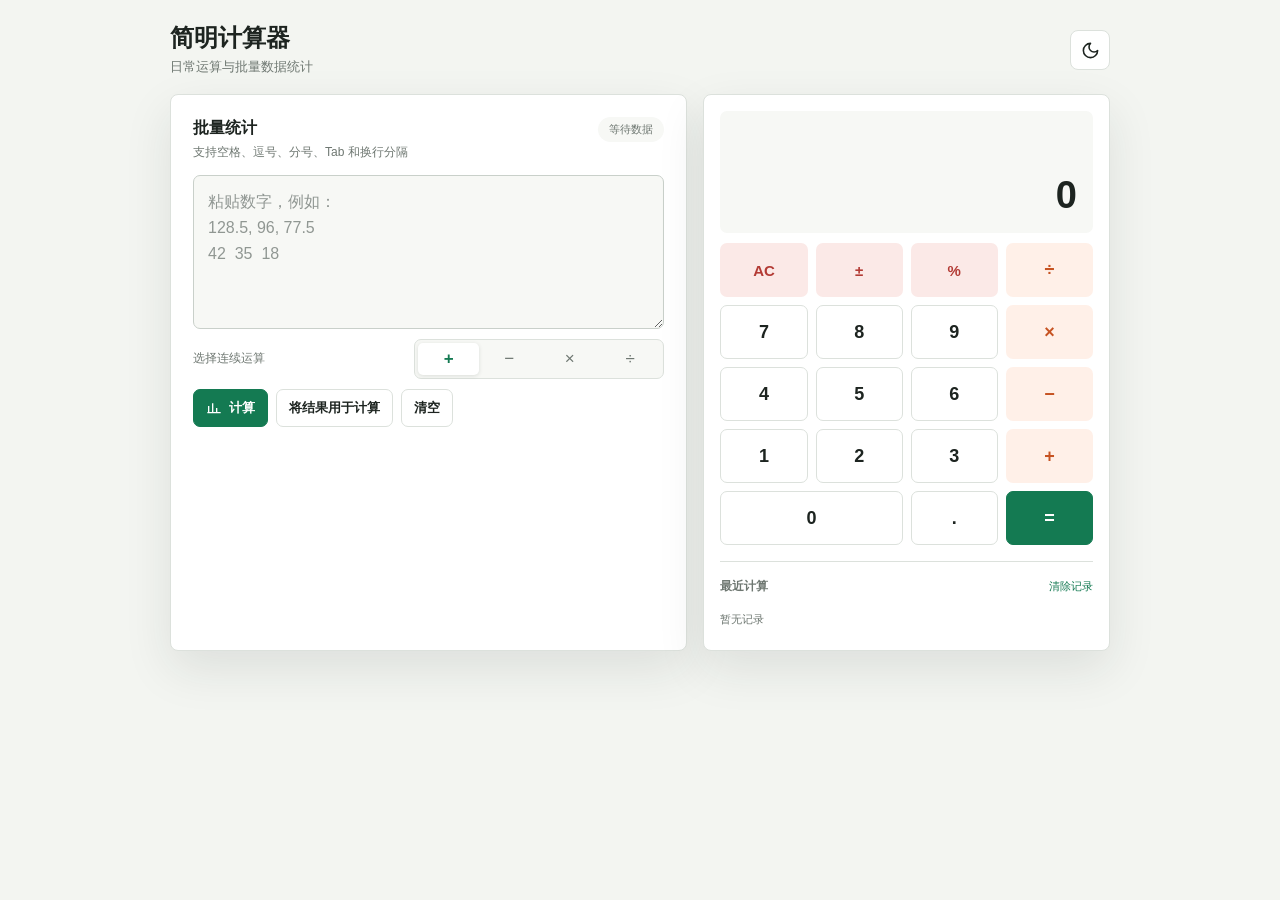
<file: jsq/calculator.html>
<!DOCTYPE html>
<html lang="zh-CN">
<head>
<meta charset="UTF-8">
<meta name="viewport" content="width=device-width, initial-scale=1, viewport-fit=cover">
<meta name="theme-color" content="#f3f5f1">
<title>简明计算器</title>
<style>
:root {
    color-scheme: light;
    --page: #f3f5f1;
    --surface: #ffffff;
    --surface-soft: #f7f8f5;
    --text: #1d2420;
    --muted: #6e7771;
    --line: #dce1dc;
    --line-strong: #c9d0ca;
    --accent: #147a52;
    --accent-hover: #0f6744;
    --accent-soft: #e2f2e9;
    --operator: #c65322;
    --operator-soft: #fff0e8;
    --danger: #b33b35;
    --danger-soft: #fbe9e7;
    --shadow: 0 18px 48px rgba(31, 43, 36, 0.1);
}

@media (prefers-color-scheme: dark) {
    :root:not([data-theme="light"]) {
        color-scheme: dark;
        --page: #171a18;
        --surface: #202522;
        --surface-soft: #272d29;
        --text: #f1f4f1;
        --muted: #9ca69f;
        --line: #353d38;
        --line-strong: #465049;
        --accent: #65c994;
        --accent-hover: #7bd5a5;
        --accent-soft: #203d2f;
        --operator: #f29867;
        --operator-soft: #452e24;
        --danger: #f08b85;
        --danger-soft: #452725;
        --shadow: 0 18px 48px rgba(0, 0, 0, 0.25);
    }
}

:root[data-theme="dark"] {
    color-scheme: dark;
    --page: #171a18;
    --surface: #202522;
    --surface-soft: #272d29;
    --text: #f1f4f1;
    --muted: #9ca69f;
    --line: #353d38;
    --line-strong: #465049;
    --accent: #65c994;
    --accent-hover: #7bd5a5;
    --accent-soft: #203d2f;
    --operator: #f29867;
    --operator-soft: #452e24;
    --danger: #f08b85;
    --danger-soft: #452725;
    --shadow: 0 18px 48px rgba(0, 0, 0, 0.25);
}

* { box-sizing: border-box; }

body {
    margin: 0;
    min-height: 100vh;
    background: var(--page);
    color: var(--text);
    font-family: Inter, -apple-system, BlinkMacSystemFont, "Segoe UI", "PingFang SC", "Microsoft YaHei", sans-serif;
    font-variant-numeric: tabular-nums;
    letter-spacing: 0;
}

button, textarea { font: inherit; }
button { -webkit-tap-highlight-color: transparent; }

.app {
    width: min(100% - 32px, 940px);
    margin: 0 auto;
    padding: max(24px, env(safe-area-inset-top)) 0 max(24px, env(safe-area-inset-bottom));
}

.app-header {
    min-height: 52px;
    display: flex;
    align-items: center;
    justify-content: space-between;
    gap: 16px;
    margin-bottom: 18px;
}

.brand { min-width: 0; }
.brand h1 {
    margin: 0;
    font-size: 24px;
    line-height: 1.2;
    font-weight: 760;
}
.brand p {
    margin: 5px 0 0;
    color: var(--muted);
    font-size: 13px;
}

.icon-button {
    width: 40px;
    height: 40px;
    flex: 0 0 40px;
    display: inline-grid;
    place-items: center;
    border: 1px solid var(--line);
    border-radius: 8px;
    background: var(--surface);
    color: var(--text);
    cursor: pointer;
}
.icon-button:hover { border-color: var(--line-strong); background: var(--surface-soft); }
.icon-button:focus-visible, button:focus-visible, textarea:focus-visible {
    outline: 3px solid color-mix(in srgb, var(--accent) 30%, transparent);
    outline-offset: 2px;
}
.icon-button svg { width: 19px; height: 19px; }

.workspace {
    display: grid;
    grid-template-columns: minmax(0, 1.12fr) minmax(320px, 0.88fr);
    gap: 16px;
    align-items: stretch;
}

.panel {
    min-width: 0;
    background: var(--surface);
    border: 1px solid var(--line);
    border-radius: 8px;
    box-shadow: var(--shadow);
}

.batch-panel {
    display: flex;
    flex-direction: column;
    padding: 22px;
}

.panel-heading {
    display: flex;
    align-items: flex-start;
    justify-content: space-between;
    gap: 12px;
    margin-bottom: 14px;
}
.panel-heading h2 {
    margin: 0;
    font-size: 16px;
    line-height: 1.35;
}
.panel-heading p {
    margin: 4px 0 0;
    color: var(--muted);
    font-size: 12px;
    line-height: 1.5;
}
.status-badge {
    flex: 0 0 auto;
    min-width: 66px;
    padding: 5px 8px;
    border-radius: 999px;
    background: var(--surface-soft);
    color: var(--muted);
    font-size: 11px;
    text-align: center;
}
.status-badge.valid { background: var(--accent-soft); color: var(--accent); }
.status-badge.warning { background: var(--operator-soft); color: var(--operator); }

.paste-input {
    width: 100%;
    min-height: 154px;
    max-height: 300px;
    resize: vertical;
    padding: 13px 14px;
    border: 1px solid var(--line-strong);
    border-radius: 7px;
    background: var(--surface-soft);
    color: var(--text);
    line-height: 1.65;
    outline: none;
}
.paste-input::placeholder { color: var(--muted); opacity: 0.75; }
.paste-input:focus { border-color: var(--accent); background: var(--surface); }

.batch-operation {
    display: flex;
    align-items: center;
    justify-content: space-between;
    gap: 12px;
    margin-top: 10px;
}
.batch-operation-label {
    flex: 0 0 auto;
    color: var(--muted);
    font-size: 12px;
}
.segment-control {
    flex: 1;
    max-width: 250px;
    display: grid;
    grid-template-columns: repeat(4, 1fr);
    padding: 3px;
    border: 1px solid var(--line);
    border-radius: 7px;
    background: var(--surface-soft);
}
.segment-button {
    min-width: 42px;
    height: 32px;
    border: 0;
    border-radius: 5px;
    background: transparent;
    color: var(--muted);
    font-size: 17px;
    cursor: pointer;
}
.segment-button:hover { color: var(--text); }
.segment-button.active {
    background: var(--surface);
    box-shadow: 0 1px 4px rgba(20, 30, 24, 0.12);
    color: var(--accent);
    font-weight: 720;
}

.paste-actions {
    display: flex;
    flex-wrap: wrap;
    gap: 8px;
    margin-top: 10px;
}

.action-button {
    min-height: 38px;
    display: inline-flex;
    align-items: center;
    justify-content: center;
    gap: 7px;
    padding: 8px 12px;
    border: 1px solid var(--line);
    border-radius: 7px;
    background: var(--surface);
    color: var(--text);
    font-size: 13px;
    font-weight: 650;
    cursor: pointer;
}
.action-button:hover { background: var(--surface-soft); border-color: var(--line-strong); }
.action-button.primary { background: var(--accent); border-color: var(--accent); color: #fff; }
.action-button.primary:hover { background: var(--accent-hover); }
.action-button svg { width: 16px; height: 16px; }

.stats {
    display: none;
    margin-top: 18px;
    border-top: 1px solid var(--line);
}
.stats.show { display: block; animation: reveal 180ms ease-out; }
@keyframes reveal { from { opacity: 0; transform: translateY(4px); } }
.stats-grid {
    display: grid;
    grid-template-columns: repeat(3, minmax(0, 1fr));
    border-bottom: 1px solid var(--line);
}
.stat {
    min-width: 0;
    padding: 14px 10px 13px;
    border-right: 1px solid var(--line);
}
.stat:nth-child(3n) { border-right: 0; }
.stat:nth-child(-n + 3) { border-bottom: 1px solid var(--line); }
.stat-label { display: block; margin-bottom: 5px; color: var(--muted); font-size: 11px; }
.stat-value {
    display: block;
    overflow: hidden;
    color: var(--text);
    font-size: clamp(15px, 2.1vw, 19px);
    font-weight: 720;
    text-overflow: ellipsis;
    white-space: nowrap;
}
.stat-value.accent { color: var(--accent); }
.result-footer {
    display: flex;
    align-items: center;
    justify-content: space-between;
    gap: 12px;
    padding-top: 11px;
    color: var(--muted);
    font-size: 11px;
    line-height: 1.5;
}
.result-footer span { min-width: 0; overflow-wrap: anywhere; }
.copy-button { flex: 0 0 auto; }

.calculator-panel {
    padding: 16px;
    display: flex;
    flex-direction: column;
}
.display {
    min-height: 122px;
    display: flex;
    flex-direction: column;
    justify-content: flex-end;
    padding: 17px 16px;
    border-radius: 7px;
    background: var(--surface-soft);
    text-align: right;
    overflow: hidden;
}
.display-history {
    min-height: 20px;
    margin-bottom: 8px;
    overflow: hidden;
    color: var(--muted);
    font-size: 13px;
    text-overflow: ellipsis;
    white-space: nowrap;
}
.display-current {
    width: 100%;
    overflow: hidden;
    color: var(--text);
    font-size: 38px;
    font-weight: 720;
    line-height: 1.05;
    text-overflow: ellipsis;
    white-space: nowrap;
}
.display-current.error { color: var(--danger); font-size: 26px; }

.keypad {
    flex: 1;
    display: grid;
    grid-template-columns: repeat(4, minmax(0, 1fr));
    grid-template-rows: repeat(5, minmax(54px, 1fr));
    gap: 8px;
    margin-top: 10px;
}
.key {
    min-width: 0;
    min-height: 54px;
    border: 1px solid var(--line);
    border-radius: 7px;
    background: var(--surface);
    color: var(--text);
    font-size: 18px;
    font-weight: 620;
    cursor: pointer;
    user-select: none;
}
.key:hover { background: var(--surface-soft); border-color: var(--line-strong); }
.key:active { transform: translateY(1px); }
.key.utility { color: var(--danger); background: var(--danger-soft); border-color: transparent; font-size: 15px; }
.key.operator { color: var(--operator); background: var(--operator-soft); border-color: transparent; }
.key.operator.active { background: var(--operator); color: #fff; }
.key.equals { background: var(--accent); border-color: var(--accent); color: #fff; }
.key.equals:hover { background: var(--accent-hover); }
.key.zero { grid-column: span 2; }

.history-section {
    margin-top: 16px;
    padding-top: 14px;
    border-top: 1px solid var(--line);
}
.history-title {
    display: flex;
    justify-content: space-between;
    align-items: center;
    margin-bottom: 8px;
}
.history-title h3 { margin: 0; font-size: 12px; color: var(--muted); font-weight: 650; }
.text-button {
    padding: 3px 0;
    border: 0;
    background: transparent;
    color: var(--accent);
    font-size: 11px;
    cursor: pointer;
}
.history-list {
    display: grid;
    gap: 4px;
    max-height: 92px;
    overflow: auto;
}
.history-empty { padding: 7px 0; color: var(--muted); font-size: 11px; }
.history-item {
    width: 100%;
    display: flex;
    justify-content: space-between;
    gap: 12px;
    padding: 6px 7px;
    border: 0;
    border-radius: 5px;
    background: transparent;
    color: var(--muted);
    font-size: 11px;
    cursor: pointer;
}
.history-item:hover { background: var(--surface-soft); color: var(--text); }
.history-item strong { color: var(--text); font-size: 12px; }

.toast {
    position: fixed;
    left: 50%;
    bottom: max(22px, env(safe-area-inset-bottom));
    z-index: 10;
    max-width: calc(100vw - 32px);
    padding: 10px 14px;
    border-radius: 7px;
    background: #242a26;
    box-shadow: 0 8px 30px rgba(0, 0, 0, 0.22);
    color: #fff;
    font-size: 13px;
    opacity: 0;
    pointer-events: none;
    transform: translate(-50%, 10px);
    transition: opacity 160ms ease, transform 160ms ease;
}
.toast.show { opacity: 1; transform: translate(-50%, 0); }
.toast.error { background: #a73530; }

@media (max-width: 760px) {
    .app { width: min(100% - 24px, 560px); padding-top: 18px; }
    .workspace { grid-template-columns: 1fr; }
    .calculator-panel { order: -1; }
    .history-section { display: none; }
    .keypad { grid-template-rows: repeat(5, 58px); }
}

@media (max-width: 420px) {
    .app { width: 100%; padding: 0 0 env(safe-area-inset-bottom); }
    .app-header { margin: 0; padding: 14px 16px 10px; }
    .brand h1 { font-size: 21px; }
    .brand p { display: none; }
    .workspace { gap: 10px; }
    .panel { border-right: 0; border-left: 0; border-radius: 0; box-shadow: none; }
    .calculator-panel, .batch-panel { padding: 14px; }
    .display { min-height: 105px; }
    .display-current { font-size: 34px; }
    .keypad { grid-template-rows: repeat(5, 55px); }
    .paste-input { min-height: 120px; }
    .batch-operation { align-items: stretch; flex-direction: column; gap: 7px; }
    .segment-control { width: 100%; max-width: none; }
    .paste-actions .action-button { flex: 1 1 auto; }
    .stats-grid { grid-template-columns: repeat(2, minmax(0, 1fr)); }
    .stat:nth-child(n) { border-right: 1px solid var(--line); border-bottom: 1px solid var(--line); }
    .stat:nth-child(2n) { border-right: 0; }
    .stat:nth-last-child(-n + 2) { border-bottom: 0; }
}

@media (prefers-reduced-motion: reduce) {
    *, *::before, *::after { scroll-behavior: auto !important; animation: none !important; transition: none !important; }
}
</style>
</head>
<body>
<main class="app">
    <header class="app-header">
        <div class="brand">
            <h1>简明计算器</h1>
            <p>日常运算与批量数据统计</p>
        </div>
        <button class="icon-button" id="themeButton" type="button" aria-label="切换深色模式" title="切换深色模式">
            <svg id="themeIcon" viewBox="0 0 24 24" fill="none" stroke="currentColor" stroke-width="2" stroke-linecap="round" stroke-linejoin="round" aria-hidden="true">
                <path d="M12 3a6 6 0 0 0 9 9 9 9 0 1 1-9-9Z"/>
            </svg>
        </button>
    </header>

    <div class="workspace">
        <section class="panel batch-panel" aria-labelledby="batchTitle">
            <div class="panel-heading">
                <div>
                    <h2 id="batchTitle">批量统计</h2>
                    <p>支持空格、逗号、分号、Tab 和换行分隔</p>
                </div>
                <span class="status-badge" id="parseStatus">等待数据</span>
            </div>

            <textarea class="paste-input" id="pasteInput" spellcheck="false" placeholder="粘贴数字，例如：&#10;128.5, 96, 77.5&#10;42  35  18"></textarea>

            <div class="batch-operation">
                <span class="batch-operation-label">选择连续运算</span>
                <div class="segment-control" id="batchOperator" role="group" aria-label="批量运算方式">
                    <button class="segment-button active" type="button" data-batch-operator="+" aria-pressed="true" title="依次相加">+</button>
                    <button class="segment-button" type="button" data-batch-operator="-" aria-pressed="false" title="按顺序依次相减">−</button>
                    <button class="segment-button" type="button" data-batch-operator="*" aria-pressed="false" title="依次相乘">×</button>
                    <button class="segment-button" type="button" data-batch-operator="/" aria-pressed="false" title="按顺序依次相除">÷</button>
                </div>
            </div>

            <div class="paste-actions">
                <button class="action-button primary" id="analyzeButton" type="button">
                    <svg viewBox="0 0 24 24" fill="none" stroke="currentColor" stroke-width="2" aria-hidden="true"><path d="M4 19V9M10 19V5M16 19v-7M22 19H2"/></svg>
                    计算
                </button>
                <button class="action-button" id="useSumButton" type="button">将结果用于计算</button>
                <button class="action-button" id="clearPasteButton" type="button">清空</button>
            </div>

            <div class="stats" id="resultBox" aria-live="polite">
                <div class="stats-grid">
                    <div class="stat"><span class="stat-label">数据个数</span><span class="stat-value" id="rCount">0</span></div>
                    <div class="stat"><span class="stat-label" id="rResultLabel">加法结果</span><span class="stat-value accent" id="rSum">0</span></div>
                    <div class="stat"><span class="stat-label">平均值</span><span class="stat-value" id="rAvg">0</span></div>
                    <div class="stat"><span class="stat-label">中位数</span><span class="stat-value" id="rMedian">0</span></div>
                    <div class="stat"><span class="stat-label">最大值</span><span class="stat-value" id="rMax">0</span></div>
                    <div class="stat"><span class="stat-label">最小值</span><span class="stat-value" id="rMin">0</span></div>
                </div>
                <div class="result-footer">
                    <span id="resultDetail">尚未统计</span>
                    <button class="text-button copy-button" id="copyStatsButton" type="button">复制结果</button>
                </div>
            </div>
        </section>

        <section class="panel calculator-panel" aria-label="计算器">
            <div class="display" aria-live="polite" aria-atomic="true">
                <div class="display-history" id="displayHistory">&nbsp;</div>
                <div class="display-current" id="displayCurrent">0</div>
            </div>

            <div class="keypad" id="keypad">
                <button class="key utility" type="button" data-action="clear">AC</button>
                <button class="key utility" type="button" data-action="sign">±</button>
                <button class="key utility" type="button" data-action="percent">%</button>
                <button class="key operator" type="button" data-operator="/">÷</button>

                <button class="key" type="button" data-number="7">7</button>
                <button class="key" type="button" data-number="8">8</button>
                <button class="key" type="button" data-number="9">9</button>
                <button class="key operator" type="button" data-operator="*">×</button>

                <button class="key" type="button" data-number="4">4</button>
                <button class="key" type="button" data-number="5">5</button>
                <button class="key" type="button" data-number="6">6</button>
                <button class="key operator" type="button" data-operator="-">−</button>

                <button class="key" type="button" data-number="1">1</button>
                <button class="key" type="button" data-number="2">2</button>
                <button class="key" type="button" data-number="3">3</button>
                <button class="key operator" type="button" data-operator="+">+</button>

                <button class="key zero" type="button" data-number="0">0</button>
                <button class="key" type="button" data-number=".">.</button>
                <button class="key equals" type="button" data-action="equals">=</button>
            </div>

            <div class="history-section">
                <div class="history-title">
                    <h3>最近计算</h3>
                    <button class="text-button" id="clearHistoryButton" type="button">清除记录</button>
                </div>
                <div class="history-list" id="historyList"></div>
            </div>
        </section>
    </div>
</main>

<div class="toast" id="toast" role="status" aria-live="polite"></div>

<script>
(() => {
    'use strict';

    const MAX_DIGITS = 15;
    const HISTORY_LIMIT = 8;
    const storage = {
        get(key, fallback) {
            try { return JSON.parse(localStorage.getItem(key)) ?? fallback; } catch { return fallback; }
        },
        set(key, value) {
            try { localStorage.setItem(key, JSON.stringify(value)); } catch { /* Storage may be unavailable. */ }
        }
    };

    const state = {
        current: '0',
        previous: null,
        operator: null,
        waitingForOperand: false,
        justCalculated: false,
        expression: '',
        error: false,
        records: storage.get('calculator-history', [])
    };

    const els = {
        current: document.getElementById('displayCurrent'),
        history: document.getElementById('displayHistory'),
        keypad: document.getElementById('keypad'),
        paste: document.getElementById('pasteInput'),
        parseStatus: document.getElementById('parseStatus'),
        resultBox: document.getElementById('resultBox'),
        resultDetail: document.getElementById('resultDetail'),
        resultLabel: document.getElementById('rResultLabel'),
        historyList: document.getElementById('historyList'),
        toast: document.getElementById('toast'),
        themeButton: document.getElementById('themeButton'),
        themeIcon: document.getElementById('themeIcon')
    };

    let toastTimer;
    let lastStats = null;
    let batchOperator = '+';

    function decimalPlaces(value) {
        const text = String(value).toLowerCase();
        if (text.includes('e-')) return Number(text.split('e-')[1]);
        return (text.split('.')[1] || '').length;
    }

    function preciseOperation(a, b, operator) {
        if (operator === '/' && b === 0) throw new Error('不能除以 0');
        const places = Math.min(Math.max(decimalPlaces(a), decimalPlaces(b)), 12);
        const factor = 10 ** places;
        let result;
        if (operator === '+') result = (Math.round(a * factor) + Math.round(b * factor)) / factor;
        if (operator === '-') result = (Math.round(a * factor) - Math.round(b * factor)) / factor;
        if (operator === '*') result = a * b;
        if (operator === '/') result = a / b;
        if (!Number.isFinite(result)) throw new Error('结果超出范围');
        return Number(result.toPrecision(14));
    }

    function formatDisplay(value) {
        const n = Number(value);
        if (!Number.isFinite(n)) return String(value);
        if (n === 0) return '0';
        const abs = Math.abs(n);
        if (abs >= 1e15 || abs < 1e-9) return n.toExponential(8).replace(/\.0+e/, 'e').replace(/(\.\d*?)0+e/, '$1e');
        return new Intl.NumberFormat('zh-CN', { maximumSignificantDigits: 15, useGrouping: true }).format(n);
    }

    function formatStat(value) {
        const n = Number(value);
        if (!Number.isFinite(n)) return '—';
        const abs = Math.abs(n);
        if (abs >= 1e12 || (abs > 0 && abs < 0.000001)) return n.toExponential(6);
        return new Intl.NumberFormat('zh-CN', { maximumFractionDigits: 8 }).format(n);
    }

    function render() {
        els.current.textContent = state.error ? state.current : formatDisplay(state.current);
        els.current.title = state.current;
        els.current.classList.toggle('error', state.error);
        els.history.textContent = state.expression || '\u00a0';
        document.querySelectorAll('[data-operator]').forEach(button => {
            button.classList.toggle('active', button.dataset.operator === state.operator && state.waitingForOperand);
        });
    }

    function resetCalculator() {
        Object.assign(state, {
            current: '0', previous: null, operator: null, waitingForOperand: false,
            justCalculated: false, expression: '', error: false
        });
        render();
    }

    function recoverFromError() {
        if (state.error) resetCalculator();
    }

    function inputDigit(digit) {
        recoverFromError();
        if (state.justCalculated || state.waitingForOperand) {
            state.current = digit === '.' ? '0.' : digit;
            state.waitingForOperand = false;
            if (state.justCalculated) {
                state.expression = '';
                state.operator = null;
                state.previous = null;
                state.justCalculated = false;
            }
        } else if (digit === '.') {
            if (!state.current.includes('.')) state.current += '.';
        } else {
            const digitCount = state.current.replace(/[-.]/g, '').length;
            if (digitCount >= MAX_DIGITS) return showToast(`最多输入 ${MAX_DIGITS} 位数字`, true);
            state.current = state.current === '0' ? digit : state.current + digit;
        }
        render();
    }

    function chooseOperator(nextOperator) {
        recoverFromError();
        const inputValue = Number(state.current);
        if (state.operator && state.waitingForOperand) {
            state.operator = nextOperator;
            state.expression = `${formatDisplay(state.previous)} ${symbolFor(nextOperator)}`;
            return render();
        }
        if (state.operator && state.previous !== null) {
            try {
                state.current = String(preciseOperation(state.previous, inputValue, state.operator));
            } catch (error) {
                return showCalculatorError(error.message);
            }
        }
        state.previous = Number(state.current);
        state.operator = nextOperator;
        state.waitingForOperand = true;
        state.justCalculated = false;
        state.expression = `${formatDisplay(state.previous)} ${symbolFor(nextOperator)}`;
        render();
    }

    function calculate() {
        if (state.error || !state.operator || state.previous === null || state.waitingForOperand) return;
        const a = state.previous;
        const b = Number(state.current);
        const op = state.operator;
        try {
            const result = preciseOperation(a, b, op);
            const expression = `${formatDisplay(a)} ${symbolFor(op)} ${formatDisplay(b)} =`;
            state.current = String(result);
            state.expression = expression;
            state.previous = null;
            state.operator = null;
            state.waitingForOperand = false;
            state.justCalculated = true;
            addHistory(expression, result);
            render();
        } catch (error) {
            showCalculatorError(error.message);
        }
    }

    function toggleSign() {
        recoverFromError();
        if (state.current !== '0') state.current = state.current.startsWith('-') ? state.current.slice(1) : `-${state.current}`;
        render();
    }

    function percent() {
        recoverFromError();
        const value = Number(state.current);
        const result = state.previous !== null && (state.operator === '+' || state.operator === '-')
            ? state.previous * value / 100
            : value / 100;
        state.current = String(Number(result.toPrecision(14)));
        state.waitingForOperand = false;
        render();
    }

    function backspace() {
        if (state.error || state.justCalculated) return resetCalculator();
        if (state.waitingForOperand) return;
        state.current = state.current.length > 1 ? state.current.slice(0, -1) : '0';
        if (state.current === '-') state.current = '0';
        render();
    }

    function showCalculatorError(message) {
        state.current = message;
        state.expression = '';
        state.error = true;
        state.operator = null;
        state.previous = null;
        state.waitingForOperand = false;
        render();
        showToast(message, true);
    }

    function symbolFor(operator) {
        return ({ '+': '+', '-': '−', '*': '×', '/': '÷' })[operator];
    }

    function addHistory(expression, result) {
        state.records.unshift({ expression, result: String(result) });
        state.records = state.records.slice(0, HISTORY_LIMIT);
        storage.set('calculator-history', state.records);
        renderHistory();
    }

    function renderHistory() {
        els.historyList.replaceChildren();
        if (!state.records.length) {
            const empty = document.createElement('div');
            empty.className = 'history-empty';
            empty.textContent = '暂无记录';
            els.historyList.append(empty);
            return;
        }
        state.records.forEach(record => {
            const button = document.createElement('button');
            button.type = 'button';
            button.className = 'history-item';
            button.title = '使用此结果';
            const expression = document.createElement('span');
            expression.textContent = record.expression;
            const result = document.createElement('strong');
            result.textContent = formatDisplay(record.result);
            button.append(expression, result);
            button.addEventListener('click', () => setCalculatorValue(record.result, '来自计算记录'));
            els.historyList.append(button);
        });
    }

    function normalizeNumberToken(raw) {
        let token = raw.trim().replace(/[￥¥$€£]/g, '').replace(/[，]/g, ',');
        if (!token) return null;
        const negativeByParentheses = /^\(.+\)$/.test(token);
        if (negativeByParentheses) token = token.slice(1, -1);
        token = token.replace(/,/g, '');
        if (!/^[+-]?(?:\d+\.?\d*|\.\d+)(?:e[+-]?\d+)?$/i.test(token)) return null;
        const number = Number(token);
        if (!Number.isFinite(number)) return null;
        return negativeByParentheses ? -Math.abs(number) : number;
    }

    function parsePastedData(text) {
        const normalized = text
            .replace(/，/g, ',')
            .replace(/；/g, ';')
            .replace(/\r\n?/g, '\n');
        const rawTokens = normalized.split(/[\s;|]+|,(?=\s|[+-]?(?:\d|\.))/).filter(Boolean);
        const numbers = [];
        const invalid = [];
        rawTokens.forEach(raw => {
            const number = normalizeNumberToken(raw);
            if (number === null) invalid.push(raw.trim());
            else numbers.push(number);
        });
        return { numbers, invalid };
    }

    function updateParseStatus() {
        const text = els.paste.value.trim();
        els.parseStatus.className = 'status-badge';
        if (!text) {
            els.parseStatus.textContent = '等待数据';
            return;
        }
        const { numbers, invalid } = parsePastedData(text);
        if (!numbers.length) {
            els.parseStatus.textContent = '未识别';
            els.parseStatus.classList.add('warning');
        } else if (invalid.length) {
            els.parseStatus.textContent = `${numbers.length} 项有效`;
            els.parseStatus.classList.add('warning');
        } else {
            els.parseStatus.textContent = `${numbers.length} 项有效`;
            els.parseStatus.classList.add('valid');
        }
    }

    function analyzeData(quiet = false) {
        if (!els.paste.value.trim()) {
            if (!quiet) showToast('请先粘贴数据', true);
            return null;
        }
        const { numbers, invalid } = parsePastedData(els.paste.value);
        if (!numbers.length) {
            if (!quiet) showToast('没有识别到有效数字', true);
            return null;
        }
        const sorted = [...numbers].sort((a, b) => a - b);
        const sum = numbers.reduce((total, value) => preciseOperation(total, value, '+'), 0);
        let batchResult;
        try {
            batchResult = batchOperator === '+'
                ? sum
                : numbers.slice(1).reduce((result, value) => preciseOperation(result, value, batchOperator), numbers[0]);
        } catch (error) {
            if (!quiet) showToast(`批量运算失败：${error.message}`, true);
            return null;
        }
        const middle = Math.floor(sorted.length / 2);
        const median = sorted.length % 2 ? sorted[middle] : preciseOperation(sorted[middle - 1], sorted[middle], '+') / 2;
        lastStats = {
            count: numbers.length,
            sum,
            result: batchResult,
            operator: batchOperator,
            average: sum / numbers.length,
            median,
            max: sorted[sorted.length - 1],
            min: sorted[0],
            invalid
        };
        document.getElementById('rCount').textContent = lastStats.count;
        document.getElementById('rSum').textContent = formatStat(lastStats.result);
        els.resultLabel.textContent = `${symbolFor(batchOperator)} 运算结果`;
        document.getElementById('rAvg').textContent = formatStat(lastStats.average);
        document.getElementById('rMedian').textContent = formatStat(lastStats.median);
        document.getElementById('rMax').textContent = formatStat(lastStats.max);
        document.getElementById('rMin').textContent = formatStat(lastStats.min);
        const orderHint = batchOperator === '-' || batchOperator === '/' ? '，已按粘贴顺序计算' : '';
        els.resultDetail.textContent = invalid.length
            ? `已忽略 ${invalid.length} 项无效内容：${invalid.slice(0, 3).join('、')}${invalid.length > 3 ? '…' : ''}${orderHint}`
            : `已计算 ${numbers.length} 项有效数据${orderHint}`;
        els.resultBox.classList.add('show');
        updateParseStatus();
        if (!quiet) showToast(`统计完成，共 ${numbers.length} 项`);
        return lastStats;
    }

    function setCalculatorValue(value, source) {
        Object.assign(state, {
            current: String(value), previous: null, operator: null, waitingForOperand: false,
            justCalculated: true, expression: source, error: false
        });
        render();
    }

    function useSum() {
        const stats = analyzeData(true);
        if (!stats) return showToast('没有可用的批量运算结果', true);
        setCalculatorValue(stats.result, `批量 ${symbolFor(stats.operator)} 运算 · ${stats.count} 项`);
        showToast('批量运算结果已放入计算器');
    }

    function clearPaste() {
        els.paste.value = '';
        lastStats = null;
        els.resultBox.classList.remove('show');
        updateParseStatus();
        els.paste.focus();
    }

    async function copyStats() {
        if (!lastStats) return;
        const text = [
            `数据个数：${lastStats.count}`,
            `${symbolFor(lastStats.operator)} 运算结果：${formatStat(lastStats.result)}`,
            `平均值：${formatStat(lastStats.average)}`,
            `中位数：${formatStat(lastStats.median)}`,
            `最大值：${formatStat(lastStats.max)}`,
            `最小值：${formatStat(lastStats.min)}`
        ].join('\n');
        try {
            await navigator.clipboard.writeText(text);
            showToast('统计结果已复制');
        } catch {
            const helper = document.createElement('textarea');
            helper.value = text;
            helper.style.position = 'fixed';
            helper.style.opacity = '0';
            document.body.append(helper);
            helper.select();
            document.execCommand('copy');
            helper.remove();
            showToast('统计结果已复制');
        }
    }

    function showToast(message, isError = false) {
        clearTimeout(toastTimer);
        els.toast.textContent = message;
        els.toast.className = `toast show${isError ? ' error' : ''}`;
        toastTimer = setTimeout(() => { els.toast.className = 'toast'; }, 2200);
    }

    function updateThemeIcon() {
        const dark = document.documentElement.dataset.theme === 'dark' ||
            (!document.documentElement.dataset.theme && matchMedia('(prefers-color-scheme: dark)').matches);
        els.themeIcon.innerHTML = dark
            ? '<circle cx="12" cy="12" r="4"/><path d="M12 2v2M12 20v2M4.93 4.93l1.42 1.42M17.66 17.66l1.41 1.41M2 12h2M20 12h2M4.93 19.07l1.42-1.42M17.66 6.34l1.41-1.41"/>'
            : '<path d="M12 3a6 6 0 0 0 9 9 9 9 0 1 1-9-9Z"/>';
        els.themeButton.setAttribute('aria-label', dark ? '切换浅色模式' : '切换深色模式');
        els.themeButton.title = els.themeButton.getAttribute('aria-label');
    }

    function toggleTheme() {
        const currentDark = document.documentElement.dataset.theme === 'dark' ||
            (!document.documentElement.dataset.theme && matchMedia('(prefers-color-scheme: dark)').matches);
        document.documentElement.dataset.theme = currentDark ? 'light' : 'dark';
        storage.set('calculator-theme', document.documentElement.dataset.theme);
        updateThemeIcon();
    }

    els.keypad.addEventListener('click', event => {
        const button = event.target.closest('button');
        if (!button) return;
        if (button.dataset.number) inputDigit(button.dataset.number);
        if (button.dataset.operator) chooseOperator(button.dataset.operator);
        if (button.dataset.action === 'clear') resetCalculator();
        if (button.dataset.action === 'sign') toggleSign();
        if (button.dataset.action === 'percent') percent();
        if (button.dataset.action === 'equals') calculate();
    });

    document.addEventListener('keydown', event => {
        const editing = event.target instanceof HTMLTextAreaElement || event.target instanceof HTMLInputElement || event.target.isContentEditable;
        if (editing) {
            if (event.target === els.paste && (event.ctrlKey || event.metaKey) && event.key === 'Enter') analyzeData();
            return;
        }
        if (/^\d$/.test(event.key) || event.key === '.') inputDigit(event.key);
        else if (['+', '-', '*', '/'].includes(event.key)) chooseOperator(event.key);
        else if (event.key === 'Enter' || event.key === '=') calculate();
        else if (event.key === 'Backspace') backspace();
        else if (event.key === 'Escape' || event.key === 'Delete') resetCalculator();
        else if (event.key === '%') percent();
        else return;
        event.preventDefault();
    });

    els.paste.addEventListener('input', updateParseStatus);
    document.getElementById('batchOperator').addEventListener('click', event => {
        const button = event.target.closest('[data-batch-operator]');
        if (!button) return;
        batchOperator = button.dataset.batchOperator;
        document.querySelectorAll('[data-batch-operator]').forEach(item => {
            const selected = item === button;
            item.classList.toggle('active', selected);
            item.setAttribute('aria-pressed', String(selected));
        });
        if (els.resultBox.classList.contains('show')) analyzeData(true);
    });
    document.getElementById('analyzeButton').addEventListener('click', () => analyzeData());
    document.getElementById('useSumButton').addEventListener('click', useSum);
    document.getElementById('clearPasteButton').addEventListener('click', clearPaste);
    document.getElementById('copyStatsButton').addEventListener('click', copyStats);
    document.getElementById('clearHistoryButton').addEventListener('click', () => {
        state.records = [];
        storage.set('calculator-history', []);
        renderHistory();
    });
    els.themeButton.addEventListener('click', toggleTheme);

    const savedTheme = storage.get('calculator-theme', null);
    if (savedTheme === 'light' || savedTheme === 'dark') document.documentElement.dataset.theme = savedTheme;
    render();
    renderHistory();
    updateParseStatus();
    updateThemeIcon();
})();
</script>
</body>
</html>
</file>
